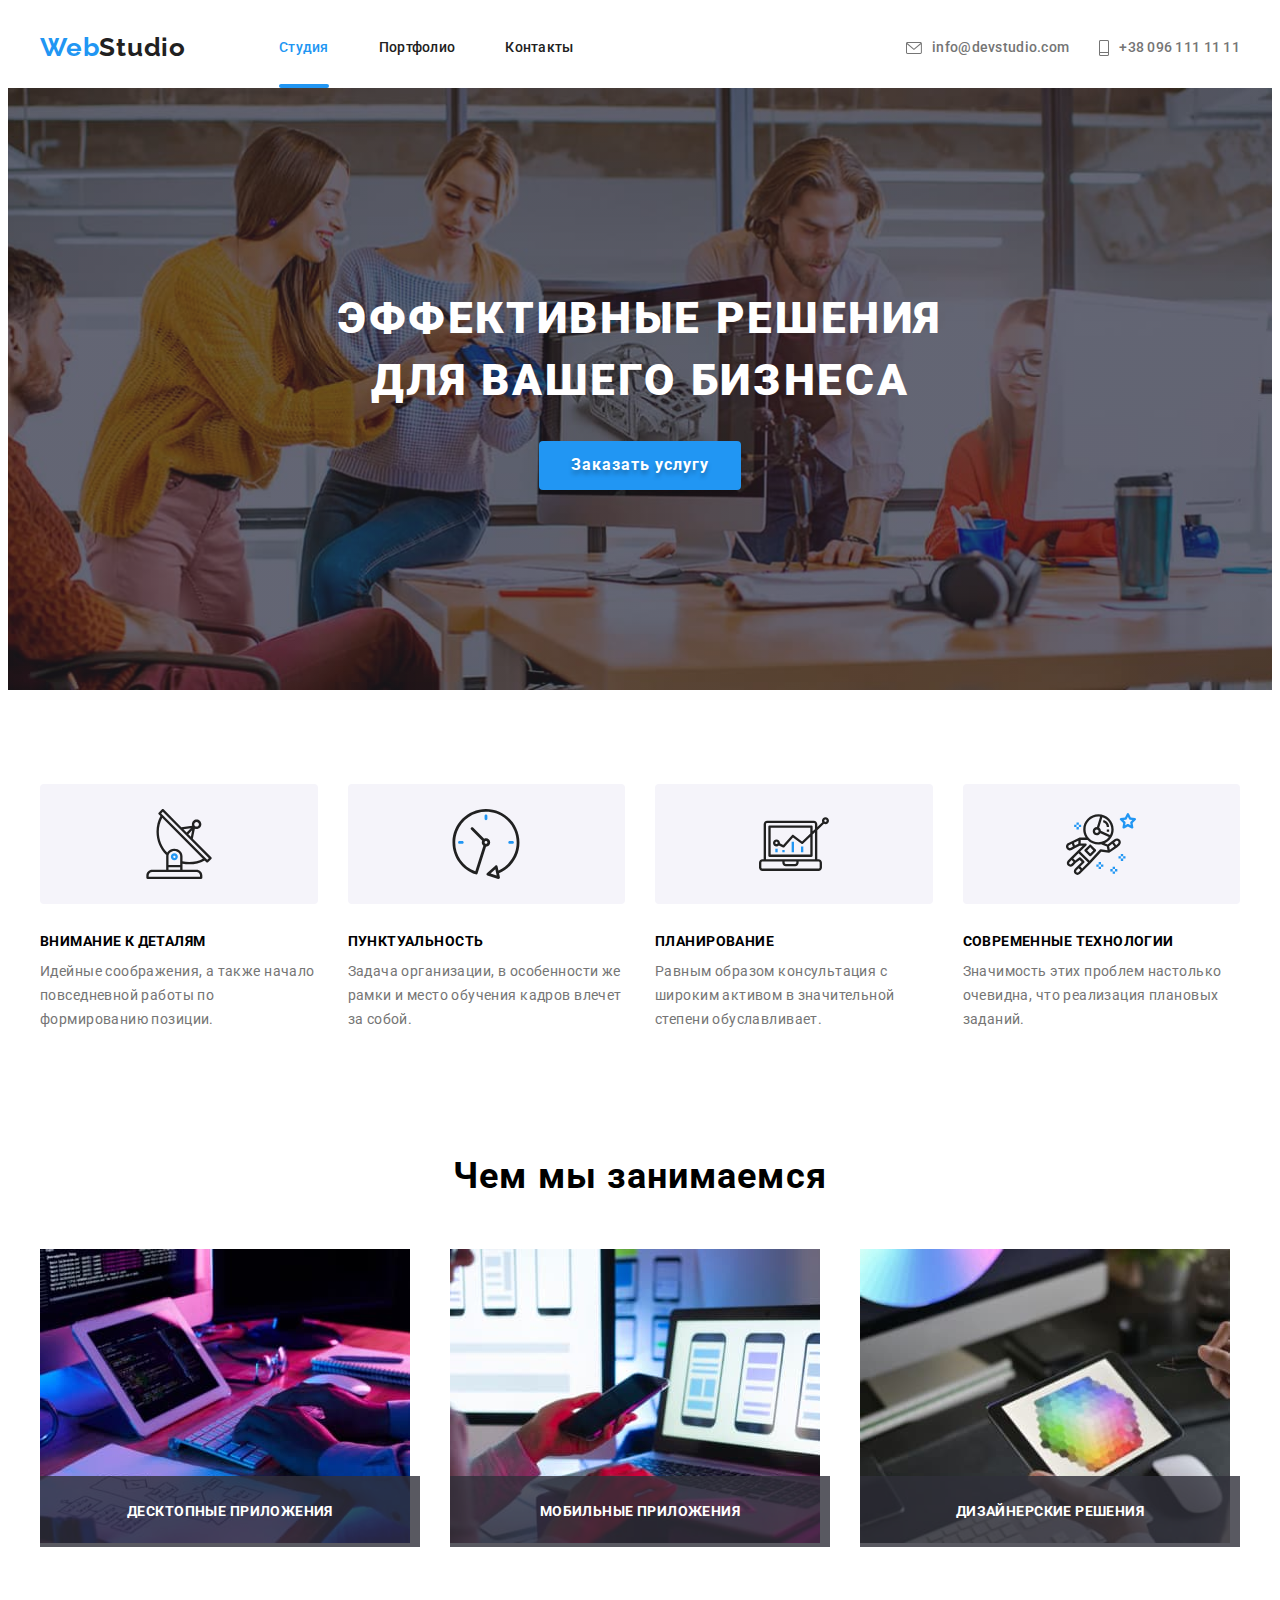
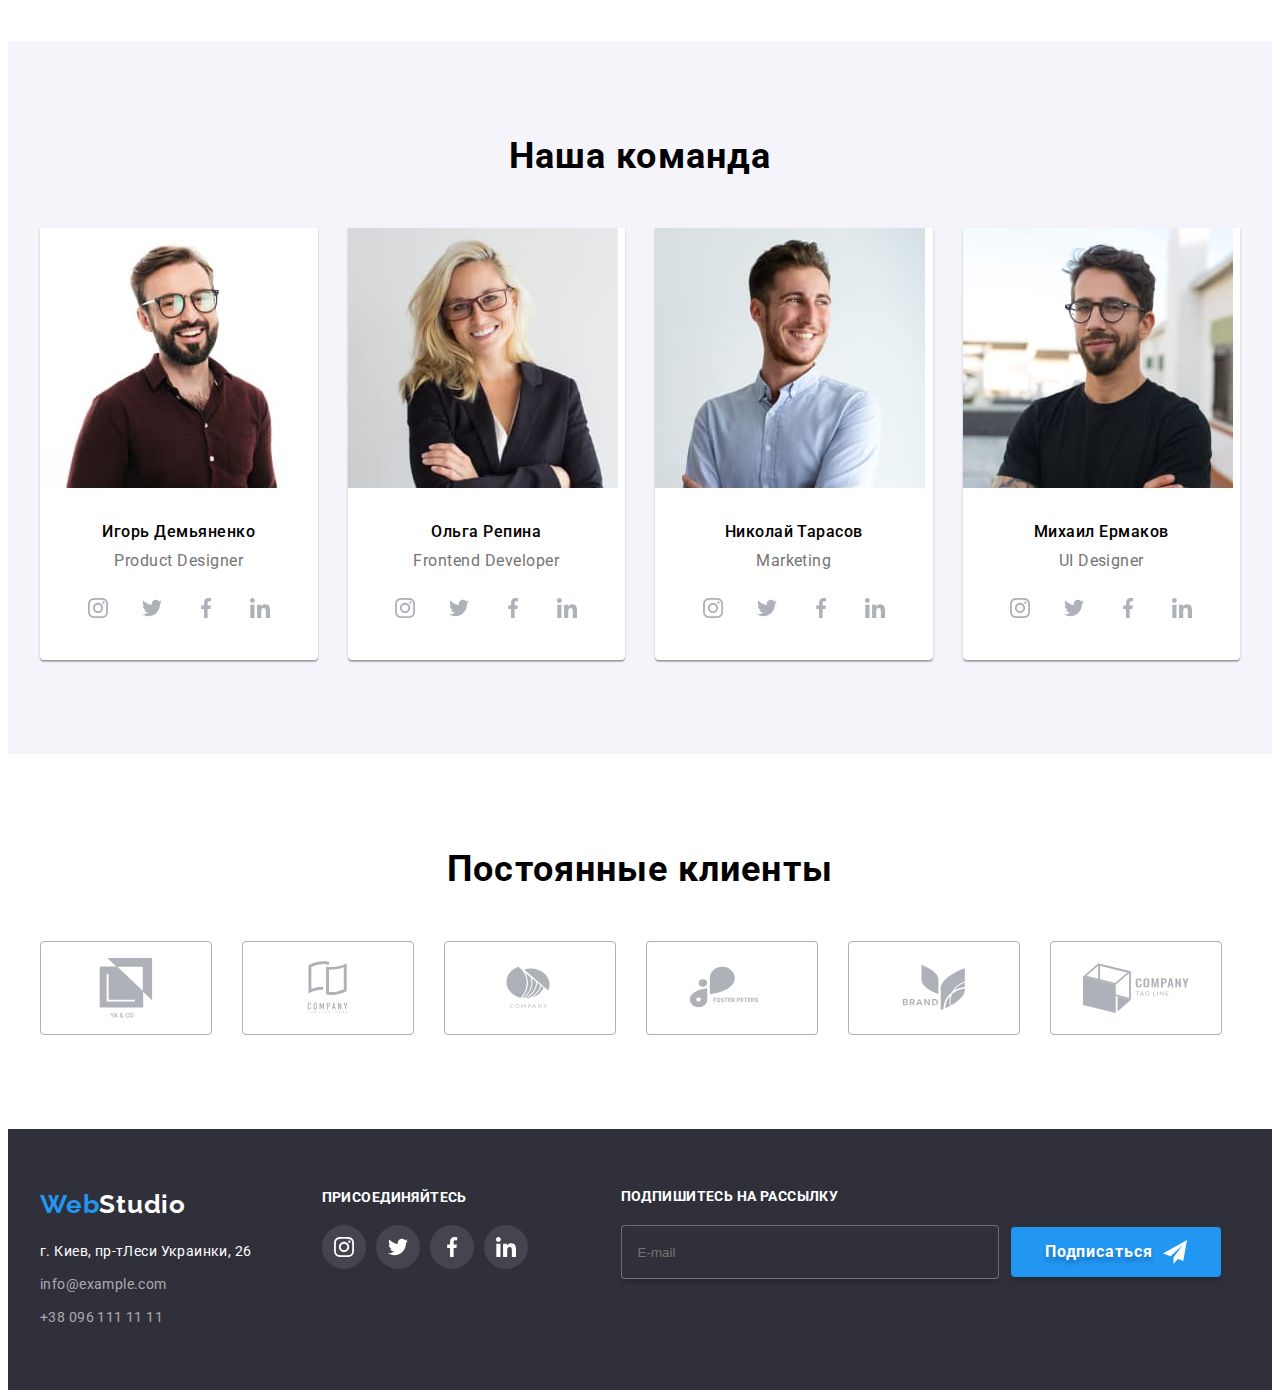
<file: index.html>
<!DOCTYPE html>
<html lang="ru">
<head>
    <meta charset="UTF-8">
    <meta http-equiv="X-UA-Compatible" content="IE=edge">
    <meta name="viewport" content="width=device-width, initial-scale=1.0">
    <link rel="preconnect" href="https://fonts.googleapis.com"> 
    <link rel="preconnect" href="https://fonts.gstatic.com" crossorigin> 
    <link href="https://fonts.googleapis.com/css2?family=Raleway:wght@700&family=Roboto:wght@400;500;700;900&display=swap" rel="stylesheet">
    <link rel="stylesheet" href="https://cdnjs.cloudflare.com/ajax/libs/modern-normalize/1.1.0/modern-normalize.min.css" integrity="sha512-wpPYUAdjBVSE4KJnH1VR1HeZfpl1ub8YT/NKx4PuQ5NmX2tKuGu6U/JRp5y+Y8XG2tV+wKQpNHVUX03MfMFn9Q==" crossorigin="anonymous" referrerpolicy="no-referrer" />
    <link rel="stylesheet" href="./css/main.min.css"> 
    <link rel="stylesheet" href="./css/main.css">    
    <title>Webstudio</title>
</head>
<body> 
    <header class="header">
        <div class="container nav-header"> 
            <a href="./index.html" class="header-logo" ><span class="logo-akcent">Web</span>Studio</a>
            <button type="button" class="mob-menu-button-open">
                <svg class="" width="40" height="40" aria-label="читалка мобильного меню">
                    <use class="icon-mob-menu" href="./images/symbol-defs.svg#icon-menu_mob"></use>
                </svg>
            </button>
            <nav class="header-navigation"> 
                <!-- <button type="button" class="mob-menu-button">
                    <svg class="" width="40" height="40" aria-label="читалка мобильного меню">
                        <use class="icon-mob-menu" href="./images/symbol-defs.svg#icon-menu_mob"></use>
                        <use class="icon-cross" href="./images/symbol-defs.svg#icon-close_mob_menu"></use>
                    </svg>
                </button> -->
                <ul class="header-list">
                    <li class="header-item"><a  href="./index.html" class="header-link current" >Студия</a></li>
                    <li class="header-item"><a href="./portfolio.html" class="header-link">Портфолио</a></li>
                    <li class="header-item"><a href="/" class="header-link">Контакты</a></li>
                </ul>
            </nav>
                <div class="header-connect">
                    <ul class="header-link-second">
                        <li class="header-link-item">
                            <a class="header-link-text " href="emilito:info@devstudio.com">
                            <svg class="header-link-icon" width="16" height="12">
                                <use href="./images/symbol-defs.svg#icon-envelope" ></use>
                            </svg>
                            info@devstudio.com</a></li>
                        <li class="header-link-item">
                            <a class="header-link-tel" href="tel:+380961111111">
                                <svg class="header-link-icon" width="10" height="16">
                                    <use href="./images/symbol-defs.svg#icon-Vector" ></use>
                                </svg>
                            +38 096 111 11 11</a></li>
                    </ul>
                </div>
                <div class="mob-menu is-hidden">
                    <div class="modal-menu-box">
                        <div class="mob-menu-top">
                            <button type="button" class="mob-menu-button">
                                <svg class="mob-menu-cross" width="40" height="40" aria-label="читалка мобильного меню">
                                    <use class="icon-cross" href="./images/symbol-defs.svg#icon-close_mob_menu"></use>
                                </svg>
                            </button>
                            <ul class="mob-list list">
                                <li class="mob-item"><a href="./index.html" class="mob-link current" >Студия</a></li>
                                <li class="mob-item"><a href="./portfolio.html" class="mob-link">Портфолио</a></li>
                                <li class="mob-item"><a href="/" class="mob-link">Контакты</a></li>
                            </ul>
                        </div>
                        <div class="mob-menu-botton">
                            <ul class="mob-link-second list">
                                <li class="mob-link-item">
                                    <a class="mob-link-tel" href="tel:+380961111111">
                                        <!-- <svg class="mob-link-icon" width="10" height="16">
                                            <use href="./images/symbol-defs.svg#icon-Vector" ></use>
                                        </svg> -->
                                    +38 096 111 11 11</a></li>
                                <li class="mob-link-item">
                                    <a class="mob-link-text " href="emilito:info@devstudio.com">
                                    <!-- <svg class="mob-link-icon" width="16" height="12">
                                        <use href="./images/symbol-defs.svg#icon-envelope" ></use>
                                    </svg> -->
                                    info@devstudio.com</a></li>
                            </ul>
                            <ul class="mob-socs list">
                                <li class="mob-socs-item"><a href="" class="mob-socs-link" target="_blank" rel="noopener noreferrer nofollow">Instagram</a><span class="mob-socs-line"></span> </li>
                                <li class="mob-socs-item"><a href="" class="mob-socs-link" target="_blank" rel="noopener noreferrer nofollow">Twitter</a><span class="mob-socs-line"></span> </li>
                                <li class="mob-socs-item"><a href="" class="mob-socs-link" target="_blank" rel="noopener noreferrer nofollow">Facebook</a><span class="mob-socs-line"></span> </li>
                                <li class="mob-socs-item"><a href="" class="mob-socs-link" target="_blank" rel="noopener noreferrer nofollow">LinkedIn</a></li>
                            </ul>
                        </div>
                    </div>
            </div>    
        </div>    
    </header>
    <main>
        <!-- герой -->
            <section class="hero">
                <div class="container">
                    <h1 class="hero-title" >Эффективные решения для вашего бизнеса</h1>
                    <button type="button" class="hero-button button" data-modal-open>Заказать услугу</button>
                </div>
            </section>
        <!-- переваги вебстудії -->
            <section class="benefits section">
                <div class="container">
                    <h2 class="visually-hidden">достоинства вебстудии</h2> 
                    <ul class="benefits-list">
                        <li class="benefits-item">
                            <div class="benefits-box">
                                <svg class="benefits-pictures" width="70" height="70">
                                    <use href="./images/symbol-defs.svg#icon-antenna"></use>
                                </svg>
                            </div>
                            <h3 class="benefits-title">Внимание к деталям</h3>
                            <p class="benefits-text">Идейные соображения, а также начало повседневной работы по формированию позиции.</p>
                        </li>
                        <li class="benefits-item">
                            <div class="benefits-box">
                                <svg class="benefits-pictures" width="70" height="70">
                                    <use href="./images/symbol-defs.svg#icon-clock"></use>
                                </svg>
                            </div>
                            <h3 class="benefits-title">Пунктуальность</h3>
                            <p class="benefits-text">Задача организации, в особенности же рамки и место обучения кадров влечет за собой.</p>
                        </li>
                        <li class="benefits-item">
                            <div class="benefits-box">
                                <svg class="benefits-pictures" width="70" height="70">
                                    <use href="./images/symbol-defs.svg#icon-diagram"></use>
                                </svg>
                            </div>
                            <h3 class="benefits-title">Планирование</h3>
                            <p class="benefits-text">Равным образом консультация с широким активом в значительной степени обуславливает.</p>
                        </li>
                        <li class="benefits-item">
                            <div class="benefits-box">
                                <svg class="benefits-pictures" width="70" height="70">
                                    <use href="./images/symbol-defs.svg#icon-astronaut"></use>
                                </svg>
                            </div>
                            <h3 class="benefits-title">Современные технологии</h3>
                            <p class="benefits-text">Значимость этих проблем настолько очевидна, что реализация плановых заданий.</p>
                        </li>
                    </ul>
                </div>
            </section>
        
        <!-- Чим ми займаємся -->
        <section class="about section-third">
            <div class="container">
                <h2 class="about-title">Чем мы занимаемся</h2>
                <ul class="about-list">
                    <li class="about-list__item">
                        <!-- <div class="about-item-thumb"> -->
                            <picture>
                                <source srcset="
                                ./images/img.jpg 1x,
                                ./images/img@2x.jpg 2x">
                                <img src="./images/img.jpg" alt="верстка" width="370" class="about-list__img" >
                            </picture>
                            <p class="about-list__text">Десктопные приложения</p>
                        <!-- </div> -->
                    </li>
                    <li class="about-list__item">
                        <!-- <div class="about-item-thumb"> -->
                            <picture>
                                <source srcset="
                                ./images/img-2.jpg 1x,
                                ./images/img-2@2x.jpg 2x">
                                <img src="./images/img-2.jpg" alt="дизайн приложения" width="370" class="about-list__img">
                            </picture>
                            <p class="about-list__text">Мобильные приложения</p>
                        <!-- </div> -->
                    </li>
                    <li class="about-list__item">
                        <!-- <div class="about-item-thumb"> -->
                            <picture>
                                <source srcset="
                                ./images/img-3.jpg 1x,
                                ./images/img-3@2x.jpg 2x">
                                <img src="./images/img-3.jpg" alt="подбор цвета" width="370" class="about-list__img">
                            </picture>
                            <p class="about-list__text">Дизайнерские решения</p>
                        <!-- </div> -->
                    </li>
                </ul>
            </div>
        </section>
        <!-- Наша команда -->
        <section class="team section ">
            <div class="container">
                <h2 class="team-title">Наша команда</h2>
                <ul class="team-list">
                    <li class="team-item">
                        <picture>
                            <source srcset="
                            ./images/imgigor.jpg 1x,
                            ./images/imgigor@2x.jpg 2x
                            "media="(min-width:1200px)"> 
                            <source srcset="
                            ./images/imgigor-tab.jpg 1x,
                            ./images/imgigor-tab@2x.jpg 2x
                            "media="(min-width:768px)">
                            <source srcset="
                            ./images/imgigor-mob.jpg 1x,
                            ./images/imgigor-mob@2x.jpg 2x
                            "media="(min-width:480px)">
                            <img src="./images/imgigor.jpg" alt="Игорь Демьяненко"  class="team-img">
                        </picture>
                        <div class="team-text-block">
                            <h3 class="team-title-second">Игорь Демьяненко</h3>
                            <p lang="en" class="team-text">Product Designer</p>
                            <ul class="team-socs">
                                <li class="team-socs-item" > 
                                    <a href="" class="team-socs-link">
                                        <svg class="team-socs-icon" width="20" height="20">
                                            <use href="./images/symbol-defs.svg#icon-instagram"></use>
                                        </svg>
                                    </a> 
                                </li>
                                <li class="team-socs-item">
                                    <a href="" class="team-socs-link" >
                                        <svg class="team-socs-icon" width="20" height="20">
                                            <use href="./images/symbol-defs.svg#icon-twitter"></use>
                                        </svg>
                                    </a> 
                                </li> 
                                <li class="team-socs-item">
                                    <a href="" class="team-socs-link">
                                        <svg class="team-socs-icon" width="20" height="20">
                                            <use href="./images/symbol-defs.svg#icon-facebook"></use>
                                        </svg>
                                    </a> 
                                </li> 
                                <li class="team-socs-item">                                    
                                    <a href=""  class="team-socs-link">
                                        <svg class="team-socs-icon" width="20" height="20">
                                            <use href="./images/symbol-defs.svg#icon-linkedin-"></use>
                                        </svg>
                                    </a> 
                                </li> 
                            </ul>
                        </div>
                    </li>    
                    <li class="team-item">
                        <picture>
                            <source media="(min-width: 1200px)" srcset="
                            ./images/imgolga.jpg 1x,
                            ./images/imgolga@2x.jpg 2x">
                            <source media="(min-width: 768px)" srcset="
                            ./images/imgolga-tab.jpg 1x,
                            ./images/imgolga-tab@2x.jpg 2x">
                            <source media="(min-width: 480px)" srcset="
                            ./images/imgolga-mob.jpg 1x,
                            ./images/imgolga-mob@2x.jpg 2x">
                            <img src="./images/imgolga.jpg" alt="Ольга Репина" class="team-img">
                        </picture>

                        <div class="team-text-block">
                            <h3 class="team-title-second">Ольга Репина</h3>
                            <p lang="en" class="team-text">Frontend Developer</p>
                            <ul class="team-socs">
                                <li class="team-socs-item" > 
                                    <a href="" class="team-socs-link">
                                        <svg class="team-socs-icon" width="20" height="20">
                                            <use href="./images/symbol-defs.svg#icon-instagram"></use>
                                        </svg>
                                    </a> 
                                </li>
                                <li class="team-socs-item">
                                    <a href="" class="team-socs-link">
                                        <svg class="team-socs-icon" width="20" height="20">
                                            <use href="./images/symbol-defs.svg#icon-twitter"></use>
                                        </svg>
                                    </a> 
                                </li> 
                                <li class="team-socs-item" >
                                    <a href=""  class="team-socs-link">
                                        <svg class="team-socs-icon" width="20" height="20">
                                            <use href="./images/symbol-defs.svg#icon-facebook"></use>
                                        </svg>
                                    </a> 
                                </li> 
                                <li class="team-socs-item">                                    
                                    <a href=""  class="team-socs-link">
                                        <svg class="team-socs-icon" width="20" height="20">
                                            <use href="./images/symbol-defs.svg#icon-linkedin-"></use>
                                        </svg>
                                    </a> 
                                </li> 
                            </ul>
                        </div>
                    </li>    
                    <li class="team-item">

                        <picture>
                            <source media="(min-width: 1200px)" srcset="
                            ./images/imgnik.jpg 1x,
                            ./images/imgnik@2x.jpg 2x">
                            <source media="(min-width: 768px)" srcset="
                            ./images/imgnik-tab.jpg 1x,
                            ./images/imgnik-tab@2x.jpg 2x">
                            <source media="(min-width: 480px)" srcset="
                            ./images/imgnik-mob.jpg 1x,
                            ./images/imgnik-mob@2x.jpg 2x">
                            <img src="./images/imgnik.jpg" alt="Николай Тарасов" class="team-img">
                        </picture>
                        <div class="team-text-block">
                            <h3 class="team-title-second">Николай Тарасов</h3>
                            <p lang="en" class="team-text">Marketing</p>
                            <ul class="team-socs">
                                <li class="team-socs-item" > 
                                    <a href=""  class="team-socs-link">
                                        <svg class="team-socs-icon" width="20" height="20">
                                            <use href="./images/symbol-defs.svg#icon-instagram"></use>
                                        </svg>
                                    </a> 
                                </li>
                                <li class="team-socs-item">
                                    <a href=""  class="team-socs-link" >
                                        <svg class="team-socs-icon" width="20" height="20">
                                            <use href="./images/symbol-defs.svg#icon-twitter"></use>
                                        </svg>
                                    </a> 
                                </li> 
                                <li class="team-socs-item">
                                    <a href=""  class="team-socs-link">
                                        <svg class="team-socs-icon" width="20" height="20">
                                            <use href="./images/symbol-defs.svg#icon-facebook"></use>
                                        </svg>
                                    </a> 
                                </li> 
                                <li class="team-socs-item">                                    
                                    <a href=""  class="team-socs-link">
                                        <svg class="team-socs-icon" width="20" height="20">
                                            <use href="./images/symbol-defs.svg#icon-linkedin-"></use>
                                        </svg>
                                    </a> 
                                </li> 
                            </ul>
                        </div>
                    </li>    
                    <li class="team-item">
                        <picture>
                            <source media="(min-width: 1200px)" srcset="
                            ./images/imgmik.jpg 1x,
                            ./images/imgmik@2x.jpg 2x">
                            <source media="(min-width: 768px)" srcset="
                            ./images/imgmik-tab.jpg 1x,
                            ./images/imgmik-tab@2x.jpg 2x">
                            <source media="(min-width: 480px)" srcset="
                            ./images/imgmik-mob.jpg 1x,
                            ./images/imgmik-mob@2x.jpg 2x">
                            <img src="./images/imgmik.jpg" alt="Михаил Ермаков" class="team-img">
                        </picture>
                        <div class="team-text-block">
                            <h3 class="team-title-second">Михаил Ермаков</h3>
                            <p lang="en" class="team-text">UI Designer</p>
                            <ul class="team-socs">
                                <li class="team-socs-item" > 
                                    <a href=""  class="team-socs-link">
                                        <svg class="team-socs-icon" width="20" height="20">
                                            <use href="./images/symbol-defs.svg#icon-instagram"></use>
                                        </svg>
                                    </a> 
                                </li>
                                <li class="team-socs-item">
                                    <a href=""  class="team-socs-link">
                                        <svg class="team-socs-icon" width="20" height="20">
                                            <use href="./images/symbol-defs.svg#icon-twitter"></use>
                                        </svg>
                                    </a> 
                                </li> 
                                <li class="team-socs-item">
                                    <a href=""  class="team-socs-link">
                                        <svg class="team-socs-icon" width="20" height="20">
                                            <use href="./images/symbol-defs.svg#icon-facebook"></use>
                                        </svg>
                                    </a> 
                                </li> 
                                <li class="team-socs-item">                                    
                                    <a href=""  class="team-socs-link" >
                                        <svg class="team-socs-icon" width="20" height="20">
                                            <use href="./images/symbol-defs.svg#icon-linkedin-"></use>
                                        </svg>
                                    </a> 
                                </li> 
                            </ul>
                        </div>
                    </li>    
                </ul>
            </div>
        </section>
        <section class="client section ">
            <div class="container">
                <h3 class="client-title">Постоянные клиенты</h3>
                <ul class="client-list">
                    <li class="client-list__item">
                        <a href=""  class="client-list__link">
                            <svg class="client-list__icon" Width="106" height="60">
                                <use href="./images/symbol-defs.svg#icon-logo6"></use>
                            </svg>
                        </a>
                    </li>
                    <li class="client-list__item">
                        <a href=""  class="client-list__link">
                            <svg class="client-list-icon" Width="106" height="60">
                                <use href="./images/symbol-defs.svg#icon-Logo2"></use>
                            </svg>
                        </a>
                    </li>
                    <li class="client-list__item">
                        <a href=""  class="client-list__link">
                            <svg class="client-list__icon" Width="106" height="60">
                                <use href="./images/symbol-defs.svg#icon-Logo1"></use>
                            </svg>
                        </a>
                    </li>
                    <li class="client-list__item">
                        <a href=""  class="client-list__link">
                            <svg class="client-list__icon" Width="106" height="60">
                                <use href="./images/symbol-defs.svg#icon-Logo3"></use>
                            </svg>
                        </a>
                    </li>
                    <li class="client-list__item">
                        <a href=""  class="client-list__link">
                            <svg class="client-list__icon" Width="106" height="60">
                                <use href="./images/symbol-defs.svg#icon-Logo4"></use>
                            </svg>
                        </a>
                    </li>
                    <li class="client-list__item">
                        <a href=""  class="client-list__link">
                            <svg class="client-list__icon" Width="106" height="60">
                                <use href="./images/symbol-defs.svg#icon-logo5"></use>
                            </svg>
                        </a>
                    </li>
                </ul>
            </div>
        </section>
    </main>
    <!-- Підвал -->
    <footer class="footer section-second">
        <address>
            <div class="address container">
                <div class="footer-cordenats">
                    <a class="footer-logo" href="/"><span class="logo-akcent">Web</span>Studio</a>
                    <ul class="footer-list">
                        <li class="footer-item"><a href="https://bit.ly/3pXMvUd" target="_blank" rel="noopener, noindex, nofollow" class="footer-address">г. Киев, пр-тЛеси Украинки, 26</a> </li>
                        <li class="footer-item"><a  href="mailto:info@devstudio.com" class="footer-link">info@example.com</a> </li>
                        <li class="footer-item"><a href="tel:+380961111111" class="footer-tel">+38 096 111 11 11</a> </li>
                    </ul>
                </div>
                <div class="footer-conect">
                    <h4 class="conect-title">присоединяйтесь</h4>
                    <ul class="conect-list">
                        <li class="conect-item">
                            <a href=""  class="footer-link-icon">
                                <svg class="footer-icon" width="20" height="20">
                                    <use href="./images/symbol-defs.svg#icon-instagram"></use>
                                </svg>
                            </a>
                        </li>
                        <li class="conect-item">
                            <a href=""  class="footer-link-icon">
                                <svg class="footer-icon" width="20" height="20">
                                    <use href="./images/symbol-defs.svg#icon-twitter"></use>
                                </svg>
                            </a>
                        </li>
                        <li class="conect-item">
                            <a href=""  class="footer-link-icon">
                                <svg class="footer-icon" width="20" height="20">
                                    <use href="./images/symbol-defs.svg#icon-facebook"></use>
                                </svg>
                            </a>
                        </li>
                        <li class="conect-item">
                            <a href=""  class="footer-link-icon">
                                <svg class="footer-icon" width="20" height="20">
                                    <use href="./images/symbol-defs.svg#icon-linkedin-"></use>
                                </svg>
                            </a>
                        </li>
                    </ul>
                </div>
                <div class="footer-subscription">
                    <p class="footer-subscription-title">Подпишитесь на рассылку</p>
                    <form class="footer-subscription-form" action="">
                        <input class="footer-subscription-mail" type="email" placeholder="E-mail">
                        <button class="footer-subscription-btn" type="submit">Подписаться
                            <svg class="footer-icon-send" width="24" height="24">
                                <use href="./images/symbol-defs.svg#icon-send"></use>
                            </svg>
                        </button>
                    </form>
                </div>
            </div>
        </address>
    </footer>
    <div class="backdrop is-hidden" data-modal>
        <div class="modal">
            <button type="button" class="icon-close-btn" data-modal-close>
                <svg class="icon-close" width="11" height="11">
                    <use href="./images/symbol-defs.svg#icon-close"></use>
                </svg>
            </button>
            <p class="modal-title">Оставьте свои данные, мы вам перезвоним</p>
            <form>
                <label class="modal-label" for="user-name">Имя</label>
                <div class="modal-field">
                    <input type="text" name="user-name" id="user-name" class="modal-input">
                    <span class="modal-icon">
                        <svg class="icon-person" width="18" height="18">
                            <use href="./images/symbol-defs.svg#icon-person"></use>
                        </svg>
                    </span>
                </div>
                <label class="modal-label" for="tel">Телефон</label>
                <div class="modal-field">
                    <input type="tel" name="tel" id="tel" class="modal-input">
                    <span class="modal-icon">
                        <svg class="icon-phone" width="18" height="18">
                            <use href="./images/symbol-defs.svg#icon-phone"></use>
                        </svg>
                    </span>
                </div>
                <label class="modal-label" for="email">Почта</label>
                <div class="modal-field">
                    <input type="email" name="email" id="email" class="modal-input">
                    <span class="modal-icon">
                        <svg class="icon-email" width="18" height="18">
                            <use href="./images/symbol-defs.svg#icon-email"></use>
                        </svg>
                    </span>
                </div>
                <div class="modal-field-commit">
                    <label class="modal-label" for="commit">Комментарий</label>
                    <textarea name="commit" id="commit" placeholder="Введите текст" class="modal-text-area"></textarea>
                </div>
                <div class="modal-field-check">
                    <input type="checkbox" name="input-check" id="input-check" value="input-check" class="modal-input-check">
                    <label class="modal-chekc-lable" for="input-check">Соглашаюсь с рассылкой и принимаю <a class="modal-link" href="">Условия договора</a></label>
                </div>
                <div class="modal-btn-box">
                    <button type="submit" class="modal-btn">Отправить</button>
                </div>
            </form>
        </div>
    </div>
    <script src="./js/modal.js"></script>
    <script src="./js/menu.js"></script>
</body>
</html>
</file>
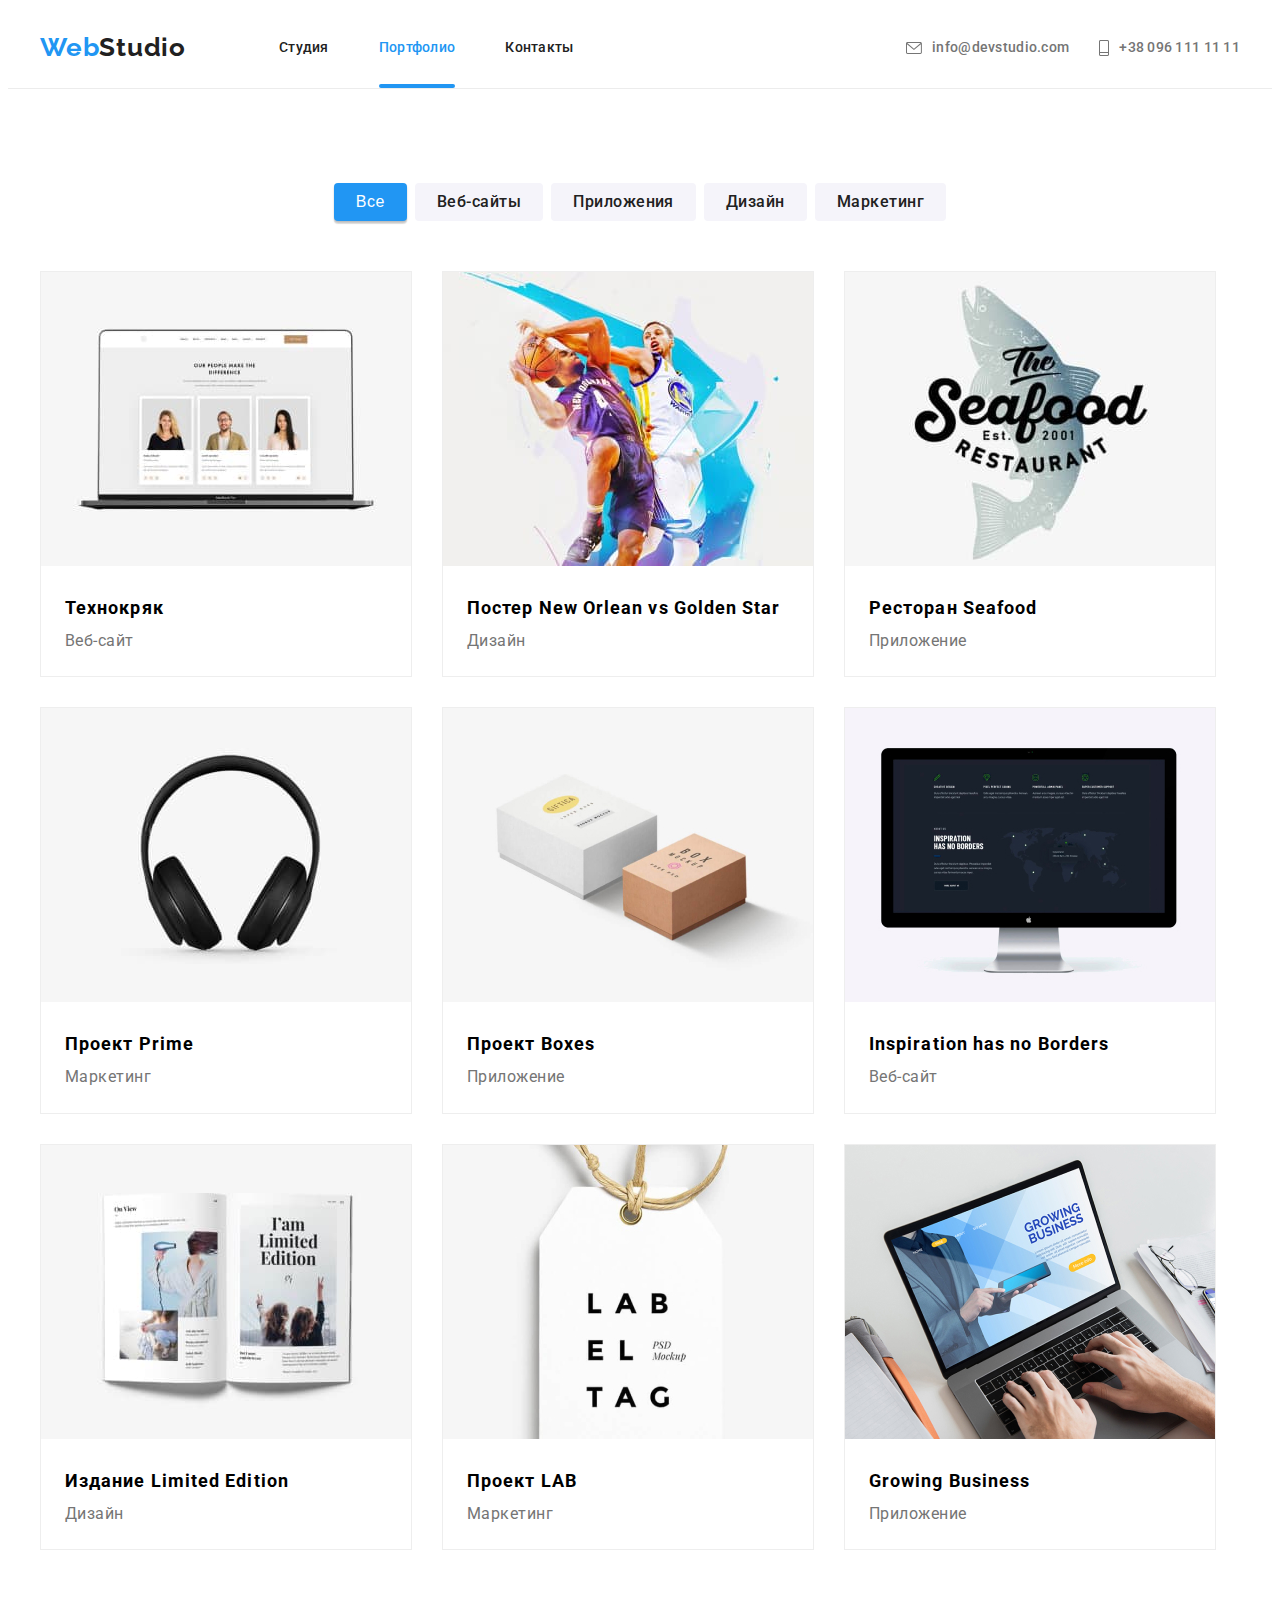
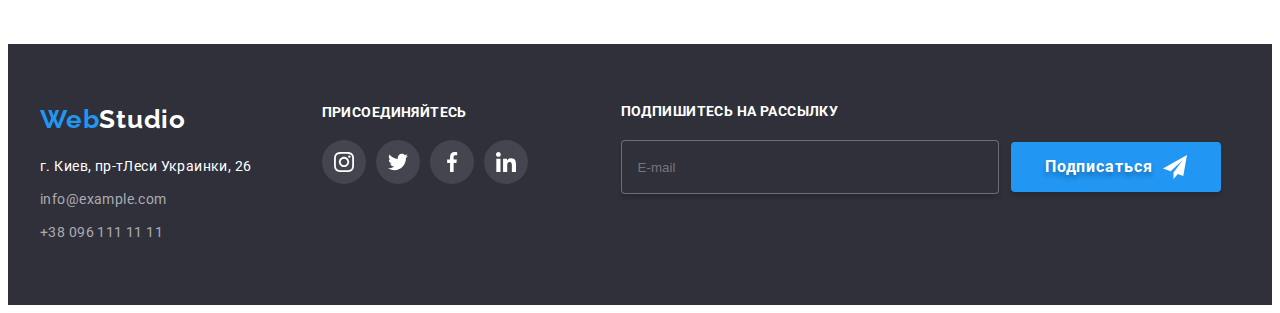
<file: portfolio.html>
<!DOCTYPE html>
<html lang="ru">
<head>
    <meta charset="UTF-8">
    <meta http-equiv="X-UA-Compatible" content="IE=edge">
    <meta name="viewport" content="width=device-width, initial-scale=1.0">
    <link rel="preconnect" href="https://fonts.googleapis.com"> 
    <link rel="preconnect" href="https://fonts.gstatic.com" crossorigin> 
    <link href="https://fonts.googleapis.com/css2?family=Raleway:wght@700&family=Roboto:wght@400;500;700;900&display=swap" rel="stylesheet">
    <link rel="stylesheet" href="https://cdnjs.cloudflare.com/ajax/libs/modern-normalize/1.1.0/modern-normalize.min.css" integrity="sha512-wpPYUAdjBVSE4KJnH1VR1HeZfpl1ub8YT/NKx4PuQ5NmX2tKuGu6U/JRp5y+Y8XG2tV+wKQpNHVUX03MfMFn9Q==" crossorigin="anonymous" referrerpolicy="no-referrer" />
    <link rel="stylesheet" href="./css/main.min.css"> 
    <link rel="stylesheet" href="./css/main.css"> 
    <title>Portfolio</title>
</head>
<body>
    <header class="header-portfolio">
        <div class="container nav-header">
            <a href="./index.html" class="header-logo-portfolio"><span class="logo-akcent-portfolio">Web</span>Studio</a>
            <button type="button" class="mob-menu-button-open">
                <svg class="" width="40" height="40" aria-label="читалка мобильного меню">
                    <use class="icon-mob-menu" href="./images/symbol-defs.svg#icon-menu_mob"></use>
                </svg>
            </button>
            <nav class="header-navigation">    
                <ul class="header-list">
                    <li class="header-item"><a href="./index.html" class="header-link-portfolio">Студия</a></li>
                    <li class="header-item"><a href="./portfolio.html" class="header-link-portfolio current ">Портфолио</a></li>
                    <li class="header-item"><a href="/" class="header-link-portfolio">Контакты</a></li>
                </ul>
            </nav>
                <div class="header-connect">
                    <ul class="header-link-second">
                        <li><a class="header-link-text-portfolio" href="emilito:info@devstudio.com">
                            <svg class="header-link-icon" width="16" height="12">
                                <use href="./images/symbol-defs.svg#icon-envelope" ></use>
                            </svg>
                            info@devstudio.com</a></li>
                        <li><a class="header-tel-portfolio" href="tel:+380961111111">
                            <svg class="header-link-icon" width="10" height="16">
                                <use href="./images/symbol-defs.svg#icon-Vector" ></use>
                            </svg>
                            +38 096 111 11 11</a></li>
                    </ul>
                </div>
                <div class="mob-menu is-hidden">
                    <div class="modal-menu-box">
                        <div class="mob-menu-top">
                            <button type="button" class="mob-menu-button">
                                <svg class="mob-menu-cross" width="40" height="40" aria-label="читалка мобильного меню">
                                    <use class="icon-cross" href="./images/symbol-defs.svg#icon-close_mob_menu"></use>
                                </svg>
                            </button>
                            <ul class="mob-list list">
                                <li class="mob-item"><a  href="./index.html" class="mob-link" >Студия</a></li>
                                <li class="mob-item"><a href="./portfolio.html" class="mob-link current">Портфолио</a></li>
                                <li class="mob-item"><a href="/" class="mob-link">Контакты</a></li>
                            </ul>
                        </div>
                        <div class="mob-menu-botton">
                            <ul class="mob-link-second list">
                                <li class="mob-link-item">
                                    <a class="mob-link-tel" href="tel:+380961111111">
                                        <!-- <svg class="mob-link-icon" width="10" height="16">
                                            <use href="./images/symbol-defs.svg#icon-Vector" ></use>
                                        </svg> -->
                                    +38 096 111 11 11</a></li>
                                <li class="mob-link-item">
                                    <a class="mob-link-text " href="emilito:info@devstudio.com">
                                    <!-- <svg class="mob-link-icon" width="16" height="12">
                                        <use href="./images/symbol-defs.svg#icon-envelope" ></use>
                                    </svg> -->
                                    info@devstudio.com</a></li>
                            </ul>
                            <ul class="mob-socs list">
                                <li class="mob-socs-item"><a href="" class="mob-socs-link" target="_blank" rel="noopener noreferrer nofollow">Instagram</a><span class="mob-socs-line"></span> </li>
                                <li class="mob-socs-item"><a href="" class="mob-socs-link" target="_blank" rel="noopener noreferrer nofollow">Twitter</a><span class="mob-socs-line"></span> </li>
                                <li class="mob-socs-item"><a href="" class="mob-socs-link" target="_blank" rel="noopener noreferrer nofollow">Facebook</a><span class="mob-socs-line"></span> </li>
                                <li class="mob-socs-item"><a href="" class="mob-socs-link" target="_blank" rel="noopener noreferrer nofollow">LinkedIn</a></li>
                            </ul>
                        </div>
                    </div>
                </div>
    </header>
        <!-- радіокнопки портфоліо -->
    <main>
        <section class="portfolio-block section">
            <div class="container">
                <ul class="button-portfolio-list">
                    <li class="portfolio-button-item"><button type="button" class="hero-button-portfolio-acent button">Все</button></li>
                    <li class="portfolio-button-item"><button type="button" class="hero-button-portfolio button">Веб-сайты</button></li>
                    <li class="portfolio-button-item"><button type="button" class="hero-button-portfolio button">Приложения</button></li>
                    <li class="portfolio-button-item"><button type="button" class="hero-button-portfolio button">Дизайн</button></li>
                    <li class="portfolio-button-item"><button type="button" class="hero-button-portfolio button">Маркетинг</button></li>
                </ul>
                <ul class="portfolio-list">
                    <li class="portfolio-list-item">
                        <div class="portfolio-wrap">
                            <picture>
                                <source media="(min-width: 1200px)" srcset="
                                ./imagesportfolio/tex.jpg 1x,
                                ./imagesportfolio/tex@2x.jpg 2x">
                                <source media="(min-width: 768px)" srcset="
                                ./imagesportfolio/tex-tab.jpg 1x,
                                ./imagesportfolio/tex-tab@2x.jpg 2x">
                                <source media="(min-width: 480px)" srcset="
                                ./imagesportfolio/tex-mob.jpg 1x,
                                ./imagesportfolio/tex-mob@2x.jpg 2x">
                                <img src="./imagesportfolio/tex.jpg" alt="Веб-сайт"/>
                            </picture>
                            <p class="portfolio-top-text">Ресурс предлагает комплексные предложения с разным уровнем функционала и сервисов. Все это позволит посетителю получить исчерпывающие сведения о компании или частном лице.</p>
                        </div>
                        <div class="portfolio-text-block">
                            <h3 class="portfolio-title">Технокряк</h3>
                            <p class="portfolio-text">Веб-сайт</p>
                        </div>
                    </li>
                    <li class="portfolio-list-item">
                        <picture>
                            <source media="(min-width: 1200px)" srcset="
                            ./imagesportfolio/poster.jpg 1x,
                            ./imagesportfolio/poster@2x.jpg 2x">
                            <source media="(min-width: 768px)" srcset="
                            ./imagesportfolio/poster-tab.jpg 1x,
                            ./imagesportfolio/poster-tab@2x.jpg 2x">
                            <source media="(min-width: 480px)" srcset="
                            ./imagesportfolio/poster-mob.jpg 1x,
                            ./imagesportfolio/poster-mob@2x.jpg 2x">
                            <img src="./imagesportfolio/poster.jpg" alt="Волейбол"/>
                        </picture>
                        <div class="portfolio-text-block">
                            <h3 class="portfolio-title ">Постер <span lang="en">New Orlean vs Golden Star</span></h3>
                            <p class="portfolio-text">Дизайн</p>
                        </div>
                    </li>
                    <li class="portfolio-list-item">
                        <picture class="portfolio-pictures">
                            <source media="(min-width: 1200px)" srcset="
                            ./imagesportfolio/sea.jpg 1x,
                            ./imagesportfolio/sea@2x.jpg 2x">
                            <source media="(min-width: 768px)" srcset="
                            ./imagesportfolio/sea-tab.jpg 1x,
                            ./imagesportfolio/sea-tab@2x.jpg 2x">
                            <source media="(min-width: 480px)" srcset="
                            ./imagesportfolio/sea-mob.jpg 1x,
                            ./imagesportfolio/sea-mob@2x.jpg 2x">
                            <img src="./imagesportfolio/sea.jpg" alt="Риба"/>
                        </picture>
                        <div class="portfolio-text-block">
                            <h3 class="portfolio-title">Ресторан <span lang="en">Seafood</span></h3>
                            <p class="portfolio-text">Приложение</p>
                        </div>
                    </li>
                    <li class="portfolio-list-item">
                        <picture>
                            <source media="(min-width: 1200px)" srcset="
                            ./imagesportfolio/prime.jpg 1x,
                            ./imagesportfolio/prime@2x.jpg 2x">
                            <source media="(min-width: 768px)" srcset="
                            ./imagesportfolio/prime-tab.jpg 1x,
                            ./imagesportfolio/prime-tab@2x.jpg 2x">
                            <source media="(min-width: 480px)" srcset="
                            ./imagesportfolio/prime-mob.jpg 1x,
                            ./imagesportfolio/prime-mob@2x.jpg 2x">
                            <img src="./imagesportfolio/prime.jpg" alt="Навушники"/>
                        </picture>
                        <div class="portfolio-text-block">
                            <h3 class="portfolio-title">Проект <span lang="en">Prime</span></h3>
                            <p class="portfolio-text">Маркетинг</p>
                        </div>
                    </li>
                    <li class="portfolio-list-item">
                        <picture>
                            <source media="(min-width: 1200px)" srcset="
                            ./imagesportfolio/boxes.jpg 1x,
                            ./imagesportfolio/boxes@2x.jpg 2x">
                            <source media="(min-width: 768px)" srcset="
                            ./imagesportfolio/boxes-tab.jpg 1x,
                            ./imagesportfolio/boxes-tab@2x.jpg 2x">
                            <source media="(min-width: 480px)" srcset="
                            ./imagesportfolio/boxes-mob.jpg 1x,
                            ./imagesportfolio/boxes-mob@2x.jpg 2x">
                            <img src="./imagesportfolio/boxes.jpg" alt="дві коробки"/>
                        </picture>
                        <div class="portfolio-text-block">
                            <h3 class="portfolio-title">Проект <span lang="en">Boxes</span></h3>
                            <p class="portfolio-text">Приложение</p>
                        </div>
                    </li>
                    <li class="portfolio-list-item">
                        <picture>
                            <source media="(min-width: 1200px)" srcset="
                            ./imagesportfolio/inspiration.jpg 1x,
                            ./imagesportfolio/inspiration@2x.jpg 2x">
                            <source media="(min-width: 768px)" srcset="
                            ./imagesportfolio/inspiration-tab.jpg 1x,
                            ./imagesportfolio/inspiration-tab@2x.jpg 2x">
                            <source media="(min-width: 480px)" srcset="
                            ./imagesportfolio/inspiration-mob.jpg 1x,
                            ./imagesportfolio/inspiration-mob@2x.jpg 2x">
                            <img src="./imagesportfolio/inspiration.jpg" alt="монітор"/>
                        </picture>
                        <div class="portfolio-text-block">
                            <h3  class="portfolio-title" lang="en">Inspiration has no Borders</h3>
                            <p class="portfolio-text">Веб-сайт</p>
                        </div>
                    </li>
                    <li class="portfolio-list-item">
                        <picture>
                            <source media="(min-width: 1200px)" srcset="
                            ./imagesportfolio/book.jpg 1x,
                            ./imagesportfolio/book@2x.jpg 2x">
                            <source media="(min-width: 768px)" srcset="
                            ./imagesportfolio/book-tab.jpg 1x,
                            ./imagesportfolio/book-tab@2x.jpg 2x">
                            <source media="(min-width: 480px)" srcset="
                            ./imagesportfolio/book-mob.jpg 1x,
                            ./imagesportfolio/book-mob@2x.jpg 2x">
                            <img src="./imagesportfolio/book.jpg" alt="книга"/>
                        </picture>
                        <div class="portfolio-text-block">
                            <h3 class="portfolio-title">Издание <span lang="en">Limited Edition</span></h3>
                            <p class="portfolio-text">Дизайн</p>
                        </div>
                    </li>
                    <li class="portfolio-list-item">
                        <picture>
                            <source media="(min-width: 1200px)" srcset="
                            ./imagesportfolio/lab.jpg 1x,
                            ./imagesportfolio/lab@2x.jpg 2x">
                            <source media="(min-width: 768px)" srcset="
                            ./imagesportfolio/lab-tab.jpg 1x,
                            ./imagesportfolio/lab-tab@2x.jpg 2x">
                            <source media="(min-width: 480px)" srcset="
                            ./imagesportfolio/lab-mob.jpg 1x,
                            ./imagesportfolio/lab-mob@2x.jpg 2x">
                            <img src="./imagesportfolio/lab.jpg" alt="бірка"/>
                        </picture>
                        <div class="portfolio-text-block">
                            <h3 class="portfolio-title">Проект <span lang="en">LAB</span></h3>
                            <p class="portfolio-text">Маркетинг</p>
                        </div>
                    </li>
                    <li class="portfolio-list-item">
                        <picture>
                            <source media="(min-width: 1200px)" srcset="
                            ./imagesportfolio/lap.jpg 1x,
                            ./imagesportfolio/lap@2x.jpg 2x">
                            <source media="(min-width: 768px)" srcset="
                            ./imagesportfolio/lap-tab.jpg 1x,
                            ./imagesportfolio/lap-tab@2x.jpg 2x">
                            <source media="(min-width: 480px)" srcset="
                            ./imagesportfolio/lap-mob.jpg 1x,
                            ./imagesportfolio/lap-mob@2x.jpg 2x">
                            <img src="./imagesportfolio/lap.jpg" alt="ноутбук"/>
                        </picture>
                        <div class="portfolio-text-block">
                            <h3 class="portfolio-title" lang="en">Growing Business</h3>
                            <p class="portfolio-text">Приложение</p>
                        </div>
                    </li>
                </ul>
            </div>
        </section>
    </main>
    <!-- підвал портфоліо -->
    <footer class="footer section-second">
        <address>
            <div class="address container">
                <div class="footer-cordenats">
                    <a class="footer-logo" href="/"><span class="logo-akcent">Web</span>Studio</a>
                    <ul class="footer-list">
                        <li class="footer-item"><a href="https://bit.ly/3pXMvUd" target="_blank" rel="noopener, noindex, nofollow" class="footer-address">г. Киев, пр-тЛеси Украинки, 26</a> </li>
                        <li class="footer-item"><a  href="mailto:info@devstudio.com" class="footer-link">info@example.com</a> </li>
                        <li class="footer-item"><a href="tel:+380961111111" class="footer-tel">+38 096 111 11 11</a> </li>
                    </ul>
                </div>
                <div class="footer-conect">
                    <h4 class="conect-title">присоединяйтесь</h4>
                    <ul class="conect-list">
                        <li class="conect-item">
                            <a class="footer-link-icon" href="">
                                <svg class="footer-icon" width="20" height="20">
                                    <use href="./images/symbol-defs.svg#icon-instagram"></use>
                                </svg>
                            </a>
                        </li>
                        <li class="conect-item">
                            <a class="footer-link-icon" href="">
                                <svg class="footer-icon" width="20" height="20">
                                    <use href="./images/symbol-defs.svg#icon-twitter"></use>
                                </svg>
                            </a>
                        </li>
                        <li class="conect-item">
                            <a class="footer-link-icon" href="">
                                <svg class="footer-icon" width="20" height="20">
                                    <use href="./images/symbol-defs.svg#icon-facebook"></use>
                                </svg>
                            </a>
                        </li>
                        <li class="conect-item">
                            <a class="footer-link-icon" href="">
                                <svg class="footer-icon" width="20" height="20">
                                    <use href="./images/symbol-defs.svg#icon-linkedin-"></use>
                                </svg>
                            </a>
                        </li>
                    </ul>
                </div>
                <div class="footer-subscription">
                    <p class="footer-subscription-title">Подпишитесь на рассылку</p>
                    <form class="footer-subscription-form" action="">
                        <input class="footer-subscription-mail" type="email" placeholder="E-mail">
                        <button class="footer-subscription-btn" type="submit">Подписаться
                            <svg class="footer-icon-send" width="24" height="24">
                                <use href="./images/symbol-defs.svg#icon-send"></use>
                            </svg>
                        </button>
                    </form>
                </div>
            </div>
        </address>
    </footer>

    <script src="./js/menu.js"></script>
</body>
</html>
</file>
<file: css/main.css>
p,
h1,
h2,
h3,
h4 {
  margin: 0;
}

ul, ol {
  padding-left: 0;
  margin: 0;
}

.button {
  border: transparent;
}

body {
  font-family: "Roboto", Tahoma, sans-serif;
}

.container {
  width: 100%;
  padding-left: 15px;
  padding-right: 15px;
  margin: 0 auto;
}
@media screen and (min-width: 480px) {
  .container {
    max-width: 480px;
  }
}
@media screen and (min-width: 768px) {
  .container {
    max-width: 768px;
  }
}
@media screen and (min-width: 1200px) {
  .container {
    max-width: 1200px;
  }
}

.modal {
  padding-top: 40px;
  padding-right: 40px;
  padding-bottom: 40px;
  padding-left: 40px;
  width: 528px;
  min-height: 581px;
  position: absolute;
  background-color: rgb(255, 255, 255);
  border-radius: 4px;
  top: 50%;
  left: 50%;
  transform: translate(-50%, -50%) scale(1);
  transition: transform var(--timing-function-trasition), opacity var(--timing-function-trasition), visibility var(--timing-function-trasition);
  opacity: 1;
}
@media screen and (min-width: 320px) and (max-width: 1199px) {
  .modal {
    max-width: 450px;
    min-height: 609px;
    overflow: auto;
  }
}

.icon-close-btn {
  width: 30px;
  height: 30px;
  border: 1px solid rgba(0, 0, 0, 0.1);
  border-radius: 50%;
  position: absolute;
  top: 8px;
  right: 8px;
  background-color: transparent;
}

.icon-close {
  transition: fill var(--timing-function-trasition);
}
.icon-close:hover {
  fill: var(--akcent-color);
}

.modal-title {
  width: 100%;
  font-size: 20px;
  font-weight: 700;
  line-height: 1.15;
  letter-spacing: 0.03em;
  text-align: center;
  margin-bottom: 12px;
}

.modal-input {
  width: 100%;
  height: 40px;
  border-radius: 4px;
  border: 1px solid rgba(33, 33, 33, 0.2);
  padding-left: 42px;
  outline: none;
  transition: border-color var(--timing-function-trasition) fill var(--timing-function-trasition);
  /* margin-top: 4px; */
}
.modal-input:focus {
  border-color: var(--akcent-color);
}

.modal-input:focus + .modal-icon {
  fill: var(--akcent-color);
}

.modal-label {
  font-size: 12px;
  font-weight: 400;
  line-height: 1.2;
  color: #757575;
}

.modal-field {
  position: relative;
  margin-bottom: 10px;
  margin-top: 4px;
}

.modal-field-commit {
  margin-bottom: 20px;
}

.modal-icon {
  position: absolute;
  top: 50%;
  transform: translateY(-50%);
  left: 12px;
}

.modal-text-area {
  width: 100%;
  height: 120px;
  resize: none;
  padding-top: 12px;
  padding-right: 16px;
  padding-bottom: 12px;
  padding-left: 16px;
  border: 1px solid rgba(33, 33, 33, 0.2);
  border-radius: 4px;
  color: #757575;
  margin-top: 4px;
}
.modal-text-area::placeholder {
  font-style: normal;
  font-weight: 400;
  font-size: 14px;
  line-height: 16px;
  letter-spacing: 0.01em;
  color: rgba(117, 117, 117, 0.5);
}

.modal-input-check {
  position: absolute;
  white-space: nowrap;
  width: 1px;
  height: 1px;
  overflow: hidden;
  border: 0;
  padding: 0;
  clip: rect(0 0 0 0);
  clip-path: inset(50%);
  margin: -1px;
}

.modal-field-check {
  margin-bottom: 30px;
}

.modal-link {
  margin-left: 5px;
}

.modal-chekc-lable {
  display: flex;
  justify-content: center;
  align-items: center;
  font-weight: 400;
  font-size: 14px;
  line-height: 1.6;
  letter-spacing: 0.03em;
  color: #757575;
}
.modal-chekc-lable::before {
  content: "";
  width: 16px;
  height: 15px;
  border-radius: 3px;
  border: 2px solid #212121;
  margin-right: 7px;
  transition: background-colo var(--timing-function-trasition);
}
@media screen and (min-width: 480px) and (max-width: 1199px) {
  .modal-chekc-lable {
    font-size: 12px;
    line-height: 1.2;
  }
}

.modal-input-check:checked + .modal-chekc-lable::before {
  background-color: var(--akcent-color);
  background-image: url(../images/icon-send.svg);
  background-repeat: no-repeat;
  background-size: contain;
  background-position: center;
  border: none;
}

.modal-link {
  font-weight: 400;
  font-size: 14px;
  line-height: 1.6;
  letter-spacing: 0.03em;
  color: var(--akcent-color);
}
@media screen and (min-width: 480px) and (max-width: 1199px) {
  .modal-link {
    font-size: 12px;
    line-height: 1.2;
  }
}

.modal-btn-box {
  text-align: center;
}

.modal-btn {
  display: inline-block;
  font-family: "Roboto", Tahoma, sans-serif;
  background-color: var(--akcent-color);
  color: var(--title-white-color);
  min-width: 200px;
  border-color: transparent;
  font-weight: 700;
  font-size: 16px;
  line-height: 1.8;
  letter-spacing: 0.06em;
  align-items: center;
  text-align: center;
  text-shadow: 0px 4px 4px rgba(0, 0, 0, 0.25);
  padding: 10px 32px;
  border-radius: 4px;
  box-shadow: 0px 4px 4px rgba(0, 0, 0, 0.15);
}

.backdrop {
  position: fixed;
  top: 0;
  width: 100%;
  min-height: 100%;
  background-color: rgba(0, 0, 0, 0.2);
  transition: opacity var(--timing-function-trasition), visibility var(--timing-function-trasition);
}

.is-hidden {
  opacity: 0;
  pointer-events: none;
  visibility: hidden;
}

.backdrop .is-hidden .modal {
  transform: translate(-50%, -50%) scale(0.8);
  transition: transform var(--timing-function-trasition), opacity var(--timing-function-trasition), visibility var(--timing-function-trasition);
}

.section {
  padding-top: 60px;
  padding-bottom: 60px;
}
@media screen and (min-width: 1200px) {
  .section {
    padding-top: 94px;
    padding-bottom: 94px;
  }
}

.section-second {
  padding-top: 60px;
  padding-bottom: 60px;
}

.section-third {
  padding-bottom: 94px;
}

.button-portfolio-list {
  list-style: none;
  display: flex;
  justify-content: center;
  margin-bottom: 50px;
}
@media screen and (min-width: 320px) and (max-width: 767px) {
  .button-portfolio-list {
    display: flex;
    flex-wrap: wrap;
    justify-content: flex-start;
    margin-bottom: 40px;
  }
}
@media screen and (min-width: 768px) and (max-width: 1199px) {
  .button-portfolio-list {
    margin-bottom: 30px;
  }
}

.portfolio-button-item:not(:first-child) {
  margin-left: 8px;
}

@media screen and (min-width: 320px) and (max-width: 767px) {
  .portfolio-button-item:nth-child(4) {
    margin-left: 0;
  }
  .portfolio-button-item:nth-last-child(n+3) {
    margin-bottom: 15px;
  }
}

.hero-button-portfolio {
  display: inline-block;
  font-family: "Roboto", Tahoma, sans-serif;
  background-color: #F5F4FA;
  color: var(--primery-text-color);
  font-weight: 500;
  font-size: 16px;
  line-height: 1.6;
  letter-spacing: 0.03em;
  text-align: center;
  padding: 6px 22px;
  border-radius: 4px;
  min-height: 38px;
  transition: background-color var(--timing-function-trasition), box-shadow var(--timing-function-trasition), color var(--timing-function-trasition);
}
.hero-button-portfolio:hover, .hero-button-portfolio:focus {
  background-color: var(--akcent-color);
  color: var(--title-white-color);
  cursor: pointer;
  box-shadow: 0px 3px 1px rgba(0, 0, 0, 0.1), 0px 1px 2px rgba(0, 0, 0, 0.08), 0px 2px 2px rgba(0, 0, 0, 0.12);
}

.hero-button-portfolio-acent {
  display: inline-block;
  background-color: var(--akcent-color);
  color: var(--title-white-color);
  font-weight: 500;
  font-size: 16px;
  line-height: 1.6;
  letter-spacing: 0.03em;
  text-align: center;
  padding: 6px 22px;
  box-shadow: 0px 3px 1px rgba(0, 0, 0, 0.1), 0px 1px 2px rgba(0, 0, 0, 0.08), 0px 2px 2px rgba(0, 0, 0, 0.12);
  border-radius: 4px;
  min-height: 38px;
  transition: background-color var(--timing-function-trasition), color var(--timing-function-trasition);
}
.hero-button-portfolio-acent:hover, .hero-button-portfolio-acent:focus {
  background-color: var(--title-white-color);
  color: var(--akcent-color);
  cursor: pointer;
}

.footer-subscription-btn {
  display: inline-flex;
  font-family: "Roboto", Tahoma, sans-serif;
  background-color: var(--akcent-color);
  color: var(--title-white-color);
  min-width: 200px;
  height: 50px;
  border-color: transparent;
  font-weight: 700;
  font-size: 16px;
  line-height: 1.8;
  letter-spacing: 0.06em;
  align-items: center;
  text-align: center;
  text-shadow: 0px 4px 4px rgba(0, 0, 0, 0.25);
  padding: 10px 32px;
  border-radius: 4px;
  box-shadow: 0px 4px 4px rgba(0, 0, 0, 0.15);
}
@media screen and (min-width: 320px) and (max-width: 767px) {
  .footer-subscription-btn {
    margin-top: 20px;
    margin-right: auto;
    margin-left: 125px;
  }
}
@media screen and (min-width: 320px) and (max-width: 767px) {
  .footer-subscription-btn {
    display: none;
  }
}
@media screen and (min-width: 768px) and (max-width: 1199px) {
  .footer-subscription-btn {
    margin-top: 20px;
  }
}

.hero-button {
  display: inline-block;
  font-family: "Roboto", Tahoma, sans-serif;
  background-color: var(--akcent-color);
  color: var(--title-white-color);
  min-width: 200px;
  font-weight: 700;
  font-size: 16px;
  line-height: 1.8;
  letter-spacing: 0.06em;
  align-items: center;
  text-align: center;
  text-shadow: 0px 4px 4px rgba(0, 0, 0, 0.25);
  padding: 10px 32px;
  border-radius: 4px;
  box-shadow: 0px 4px 4px rgba(0, 0, 0, 0.15);
}

.header {
  position: relative;
}

.header-logo {
  font-family: "Raleway", Tahoma, sans-serif;
  color: var(--primery-text-color);
  font-weight: 700;
  font-size: 26px;
  line-height: 1.2;
  text-decoration: none;
  letter-spacing: 0.03em;
  margin-right: 93px;
}
@media screen and (min-width: 480px) and (max-width: 1199px) {
  .header-logo {
    font-size: 24px;
  }
}

.logo-akcent {
  color: var(--akcent-color);
}

.nav-header {
  display: flex;
  align-items: center;
  min-height: 80px;
}
@media screen and (min-width: 480px) and (max-width: 767px) {
  .nav-header {
    min-height: 60px;
  }
}

.header-list {
  display: flex;
  font-weight: 500;
  font-size: 14px;
  line-height: 1.14;
  list-style: none;
  letter-spacing: 0.02em;
}
@media screen and (min-width: 320px) and (max-width: 767px) {
  .header-list {
    display: none;
  }
}

.header-item {
  position: relative;
}
.header-item:not(:last-child) {
  margin-right: 50px;
}

.header-link {
  color: var(--primery-text-color);
  text-decoration: none;
  transform: color var(--timing-function-trasition);
}
.header-link:hover, .header-link:focus {
  color: var(--akcent-color);
  cursor: pointer;
}
.header-link.current {
  color: var(--akcent-color);
}

.header-link.current::after {
  content: "";
  position: absolute;
  display: block;
  width: 100%;
  height: 4px;
  border-radius: 2px;
  background-color: var(--akcent-color);
  left: 0px;
  bottom: -32px;
}

.header-connect {
  margin-left: auto;
}
@media screen and (min-width: 320px) and (max-width: 767px) {
  .header-connect {
    display: none;
  }
}

.header-link-second {
  display: flex;
  font-weight: 500;
  font-size: 14px;
  line-height: 1.14;
  list-style: none;
  letter-spacing: 0.02em;
}
@media screen and (min-width: 768px) {
  .header-link-second {
    flex-wrap: wrap;
    margin-left: 84px;
  }
}

.header-link-text {
  display: flex;
  color: var(--second-text-color);
  text-decoration: none;
  align-items: center;
  transition: color var(--timing-function-trasition);
}
.header-link-text:hover, .header-link-text:focus {
  color: var(--akcent-color);
  cursor: pointer;
}

.header-link-tel {
  margin-left: 30px;
  display: flex;
  color: var(--second-text-color);
  text-decoration: none;
  align-items: center;
  transition: color var(--timing-function-trasition);
}
.header-link-tel:hover, .header-link-tel:focus {
  color: var(--akcent-color);
  cursor: pointer;
}
@media screen and (min-width: 768px) and (max-width: 1199px) {
  .header-link-tel {
    margin-left: 0;
    margin-top: 10px;
  }
}

.header-link-icon {
  margin-right: 10px;
  fill: currentColor;
}

@media screen and (min-width: 320px) and (max-width: 767px) {
  .mob-menu-button-open {
    display: block;
    margin-left: auto;
    padding: 0;
    border: none;
    background-color: transparent;
    transition: fill var(--timing-function-trasition);
  }
  .mob-menu-button-open:hover, .mob-menu-button-open:focus {
    fill: var(--akcent-color);
    cursor: pointer;
  }
}
@media screen and (min-width: 768px) {
  .mob-menu-button-open {
    display: none;
  }
}

@media screen and (min-width: 320px) and (max-width: 767px) {
  .mob-menu-button {
    display: block;
    margin-left: auto;
    margin-top: 10px;
    padding: 0;
    border: none;
    background-color: transparent;
    transition: fill var(--timing-function-trasition);
  }
  .mob-menu-button:hover, .mob-menu-button:focus {
    fill: var(--akcent-color);
    cursor: pointer;
  }
}

.mob-menu {
  position: fixed;
  top: 0;
  left: 0;
  z-index: 1;
  background-color: #ffffff;
  width: 100vw;
  height: 100vh;
  padding-right: 15px;
  padding-bottom: 48px;
  padding-left: 40px;
}
.mob-menu .modal-menu-box {
  overflow-y: auto;
  display: flex;
  flex-direction: column;
  height: 100%;
  justify-content: space-between;
  transform: scale(1);
  transition: transform var(--timing-function-trasition);
}
@media screen and (min-width: 768px) {
  .mob-menu {
    display: none;
  }
}

.mob-menu .is-hidden {
  transform: scale(0, 8);
}

.mob-menu-top {
  width: 100%;
}

.list {
  list-style: none;
}

.mob-link {
  font-weight: 500;
  font-size: 40px;
  line-height: 1.2;
  letter-spacing: 0.02em;
  text-decoration: none;
  color: #212121;
  transform: color var(--timing-function-trasition);
}
.mob-link:hover, .mob-link:focus {
  color: var(--akcent-color);
}
.mob-link.current {
  color: var(--akcent-color);
}

.mob-item {
  margin-bottom: 32px;
}

.mob-link-tel {
  font-weight: 500;
  font-size: 34px;
  line-height: 1.2;
  letter-spacing: 0.02em;
  text-decoration: none;
  color: var(--akcent-color);
}

.mob-link-text {
  font-weight: 500;
  font-size: 24px;
  line-height: 28px;
  letter-spacing: 0.02em;
  color: #757575;
  text-decoration: none;
}

.mob-link-item {
  margin-bottom: 32px;
}
.mob-link-item:last-child {
  margin-bottom: 64px;
}

.mob-socs-link {
  font-weight: 500;
  font-size: 18px;
  line-height: 1.2;
  letter-spacing: 0.02em;
  text-decoration: none;
  color: #2196F3;
}

.mob-socs {
  display: flex;
}

.mob-socs-line {
  width: 22px;
  height: 0px;
  border: 1px solid rgba(33, 33, 33, 0.2);
  margin-right: 10px;
  margin-left: 10px;
}

.no-scroll {
  overflow: hidden;
}

.hero {
  background-color: #2F303A;
  text-align: center;
  max-width: 1600px;
  margin-right: auto;
  margin-left: auto;
  padding-top: 118px;
  padding-bottom: 118px;
}
@media screen and (min-width: 320px) and (max-width: 767px) {
  .hero {
    background-image: linear-gradient(rgba(47, 48, 58, 0.4), rgba(47, 48, 58, 0.4)), url(../images/hero-mob.jpg);
    background-size: cover;
    background-position: center;
    background-repeat: no-repeat;
  }
}
@media screen and (min-width: 320px) and (max-width: 767px) and (min-device-pixel-ratio: 2), screen and (min-width: 320px) and (max-width: 767px) and (min-resolution: 192dpi), screen and (min-width: 320px) and (max-width: 767px) and (min-resolution: 2dppx) {
  .hero {
    background-image: linear-gradient(rgba(47, 48, 58, 0.4), rgba(47, 48, 58, 0.4)), url(../images/hero-mob-2x.jpg);
  }
}
@media screen and (min-width: 768px) {
  .hero {
    background-image: linear-gradient(rgba(47, 48, 58, 0.4), rgba(47, 48, 58, 0.4)), url(../images/hero-tab.jpg);
    background-size: cover;
    background-position: center;
    background-repeat: no-repeat;
  }
}
@media screen and (min-width: 768px) and (min-device-pixel-ratio: 2), screen and (min-width: 768px) and (min-resolution: 192dpi), screen and (min-width: 768px) and (min-resolution: 2dppx) {
  .hero {
    background-image: linear-gradient(rgba(47, 48, 58, 0.4), rgba(47, 48, 58, 0.4)), url(../images/hero-tab-2x.jpg);
  }
}
@media screen and (min-width: 1200px) {
  .hero {
    padding-top: 200px;
    padding-bottom: 200px;
    background-image: linear-gradient(rgba(47, 48, 58, 0.4), rgba(47, 48, 58, 0.4)), url(../images/hero.jpg);
    background-size: cover;
    background-position: center;
    background-repeat: no-repeat;
  }
}
@media (min-device-pixel-ratio: 2), (min-resolution: 192dpi), (min-resolution: 2dppx) {
  .hero {
    background-image: linear-gradient(rgba(47, 48, 58, 0.4), rgba(47, 48, 58, 0.4)), url(../images/hero-2x.jpg);
  }
}

.hero-title {
  color: var(--title-white-color);
  font-weight: 900;
  font-size: 26px;
  line-height: 1.6;
  letter-spacing: 0.06em;
  text-transform: uppercase;
  text-align: center;
  width: 360px;
  margin: auto;
  padding-bottom: 30px;
}
@media screen and (min-width: 1200px) {
  .hero-title {
    font-size: 44px;
    line-height: 1.4;
    width: 696px;
  }
}

.benefits {
  display: flex;
}

.benefits-list {
  list-style: none;
}
@media screen and (min-width: 320px) and (max-width: 767px) {
  .benefits-list {
    display: block;
  }
}
@media screen and (min-width: 768px) {
  .benefits-list {
    display: flex;
    flex-wrap: wrap;
  }
}
@media screen and (min-width: 1200px) {
  .benefits-list {
    display: flex;
    margin-right: -30px;
  }
}

.benefits-box {
  display: flex;
  background: #F5F4FA;
  height: 120px;
  border-radius: 4px;
  margin-bottom: 30px;
  align-items: center;
  justify-content: center;
}
@media screen and (min-width: 320px) and (max-width: 767px) {
  .benefits-box {
    max-width: 450px;
  }
}
@media screen and (min-width: 768px) {
  .benefits-box {
    min-width: 354px;
  }
}
@media screen and (min-width: 1200px) {
  .benefits-box {
    min-width: 270px;
  }
}

.benefits-title {
  font-weight: 700;
  font-size: 14px;
  line-height: 1.14;
  letter-spacing: 0.03em;
  text-transform: uppercase;
  margin-bottom: 10px;
}
@media screen and (min-width: 320px) and (max-width: 767px) {
  .benefits-title {
    text-align: center;
  }
}

@media screen and (min-width: 320px) and (max-width: 767px) {
  .benefits-item {
    margin-top: 30px;
  }
  .benefits-item:first-child {
    margin-top: 0;
  }
}
@media screen and (min-width: 768px) {
  .benefits-item {
    flex-basis: calc(25% - 30px);
  }
  .benefits-item:nth-child(2n+1) {
    margin-right: 30px;
  }
  .benefits-item:nth-child(-n+2) {
    margin-bottom: 30px;
  }
}
@media screen and (min-width: 1200px) {
  .benefits-item {
    flex-basis: calc(25% - 30px);
    margin-right: 30px;
  }
}

@media screen and (min-width: 1200px) {
  .benefits-item:last-child {
    margin-right: 0;
  }
}

.benefits-text {
  color: var(--second-text-color);
  font-weight: 400;
  font-size: 14px;
  line-height: 1.7;
  letter-spacing: 0.03em;
}

.about-list {
  list-style: none;
  display: flex;
  margin-right: -30px;
}

.about-list__item {
  display: flex;
  flex-basis: calc(33.3333333333% - 30px);
  margin-right: 30px;
  position: relative;
}
.about-list__item:last-child {
  margin-right: 0;
}

/* .about-item-thumb{
    position: relative;
} */
.about-list__text {
  display: inline-block;
  position: absolute;
  padding-top: 27px;
  padding-bottom: 27px;
  text-align: center;
  width: 100%;
  max-height: 70px;
  background-color: rgba(47, 48, 58, 0.8);
  color: var(--title-white-color);
  font-weight: 700;
  font-size: 14px;
  line-height: 1.2;
  letter-spacing: 0.03em;
  text-transform: uppercase;
  left: 0px;
  bottom: 0px;
}

.about-title {
  font-weight: 700;
  font-size: 36px;
  line-height: 1.2;
  text-align: center;
  letter-spacing: 0.03em;
  margin-bottom: 50px;
}

@media screen and (max-width: 1200px) {
  .about {
    display: none;
  }
}

.team {
  background-color: #F5F4FA;
}

.team-list {
  list-style: none;
}
@media screen and (min-width: 768px) {
  .team-list {
    display: flex;
    flex-wrap: wrap;
  }
}
@media screen and (min-width: 1200px) {
  .team-list {
    display: flex;
    margin-right: -30px;
  }
}

.team-item {
  box-shadow: 0px 1px 3px rgba(0, 0, 0, 0.12), 0px 1px 1px rgba(0, 0, 0, 0.14), 0px 2px 1px rgba(0, 0, 0, 0.2);
  border-radius: 0px 0px 4px 4px;
  background: var(--title-white-color);
}
@media screen and (min-width: 320px) and (max-width: 767px) {
  .team-item {
    max-width: 450px;
    margin-bottom: 30px;
  }
  .team-item:last-child {
    margin-bottom: 0;
  }
}
@media screen and (min-width: 768px) {
  .team-item {
    width: 354px;
    margin-bottom: 30px;
  }
  .team-item:nth-last-child(-n+2) {
    margin-bottom: 0;
  }
  .team-item:nth-child(odd) {
    margin-right: 30px;
  }
}
@media screen and (min-width: 1200px) {
  .team-item {
    width: 270px;
    flex-basis: calc(25% - 30px);
    margin-right: 30px;
    margin-bottom: 0;
  }
  .team-item:last-child {
    margin-right: 0;
  }
}

.team-title {
  font-weight: 700;
  line-height: 1.2;
  text-align: center;
  letter-spacing: 0.03em;
  font-size: 28px;
  margin-bottom: 30px;
}
@media screen and (min-width: 1200px) {
  .team-title {
    font-size: 36px;
    margin-bottom: 50px;
  }
}

.team-title-second {
  font-weight: 500;
  font-size: 16px;
  line-height: 1.2;
  letter-spacing: 0.03em;
  text-align: center;
  padding-bottom: 10px;
}

.team-text {
  color: var(--second-text-color);
  font-weight: 400;
  font-size: 16px;
  line-height: 1.2;
  letter-spacing: 0.03em;
  text-align: center;
}

.team-socs {
  display: flex;
  list-style: none;
  justify-content: center;
}

.team-socs-item {
  margin-top: 16px;
  margin-right: 10px;
}

.team-socs-link {
  display: flex;
  width: 44px;
  height: 44px;
  border-radius: 50%;
  justify-content: center;
  align-items: center;
  fill: var(--silver-icon);
  transition: fill var(--timing-function-trasition), background-color var(--timing-function-trasition);
}
.team-socs-link:hover, .team-socs-link:focus {
  background-color: var(--akcent-color);
  fill: var(--title-white-color);
}

.team-socs-item:last-child {
  margin-right: 0;
}

.team-text-block {
  padding-top: 30px;
  padding-bottom: 30px;
}

.client {
  display: flex;
}

.client-list {
  display: flex;
  list-style: none;
  margin-right: -30px;
}
@media screen and (min-width: 320px) and (max-width: 767px) {
  .client-list {
    flex-wrap: wrap;
  }
}
@media screen and (min-width: 768px) {
  .client-list {
    flex-wrap: wrap;
  }
}

.client-list__item {
  display: block;
}
@media screen and (min-width: 320px) and (max-width: 767px) {
  .client-list__item {
    max-width: 100%;
    margin-bottom: 30px;
  }
  .client-list__item:nth-last-child(-n+2) {
    margin-bottom: 0;
  }
  .client-list__item:nth-child(odd) {
    margin-right: 30px;
  }
}
@media screen and (min-width: 768px) and (max-width: 1199px) {
  .client-list__item {
    margin-right: 30px;
  }
  .client-list__item:nth-child(-n+3) {
    margin-bottom: 30px;
  }
  .client-list__item:nth-child(3n) {
    margin-right: 0;
  }
}
@media screen and (min-width: 1200px) {
  .client-list__item {
    margin-right: 30px;
  }
  .client-list__item:last-child {
    margin-right: 0;
  }
}

.client-list__link {
  display: flex;
  justify-content: center;
  align-items: center;
  border: 1px solid var(--silver-icon);
  border-radius: 4px;
  fill: var(--silver-icon);
  transition: border-color var(--timing-function-trasition), fill var(--timing-function-trasition);
  height: 92px;
}
.client-list__link:hover, .client-list__link:focus {
  border-color: var(--akcent-color);
  fill: var(--akcent-color);
}
@media screen and (min-width: 320px) and (max-width: 767px) {
  .client-list__link {
    width: 210px;
    flex-basis: calc(16.6666666667% - 30px);
  }
}
@media screen and (min-width: 768px) {
  .client-list__link {
    width: 226px;
  }
}
@media screen and (min-width: 1200px) {
  .client-list__link {
    width: 170px;
    flex-basis: calc(16.6666666667% - 30px);
  }
}

.client-title {
  font-weight: 700;
  line-height: 1.2;
  text-align: center;
  letter-spacing: 0.03em;
  font-size: 28px;
  margin-bottom: 30px;
}
@media screen and (min-width: 1200px) {
  .client-title {
    font-size: 36px;
    margin-bottom: 50px;
  }
}

.footer {
  background-color: #2F303A;
}

.address {
  display: flex;
}
@media screen and (min-width: 320px) and (max-width: 767px) {
  .address {
    display: block;
  }
}
@media screen and (min-width: 768px) and (max-width: 1199px) {
  .address {
    flex-wrap: wrap;
    justify-content: space-around;
  }
}
@media screen and (min-width: 320px) and (max-width: 767px) {
  .footer-cordenats {
    text-align: center;
  }
}
@media screen and (min-width: 768px) and (max-width: 1199px) {
  .footer-cordenats {
    text-align: center;
  }
}
@media screen and (min-width: 1200px) {
  .footer-cordenats {
    margin-right: 70px;
  }
}

.footer-logo {
  font-style: normal;
  background-color: #2F303A;
  font-family: "Raleway", Tahoma, sans-serif;
  color: var(--title-white-color);
  font-weight: 700;
  font-size: 26px;
  line-height: 1.2;
  text-decoration: none;
  letter-spacing: 0.03em;
  cursor: default;
}

.footer-list {
  list-style: none;
  margin-top: 20px;
}

.footer-item:nth-child(-n+2) {
  margin-bottom: 9px;
}

.footer-address {
  font-style: normal;
  background-color: #2F303A;
  color: var(--title-white-color);
  font-weight: 400;
  font-size: 14px;
  line-height: 1.7;
  text-decoration: none;
  letter-spacing: 0.03em;
  cursor: default;
}

.footer-link, .footer-tel {
  font-style: normal;
  background-color: #2F303A;
  color: rgba(255, 255, 255, 0.6);
  font-weight: 400;
  font-size: 14px;
  line-height: 1.7;
  text-decoration: none;
  letter-spacing: 0.03em;
  cursor: default;
}

.footer-conect {
  display: flex;
  flex-direction: column;
  margin-right: 12px;
}
@media screen and (min-width: 320px) and (max-width: 767px) {
  .footer-conect {
    align-items: center;
    margin-top: 60px;
  }
}
@media screen and (min-width: 768px) and (max-width: 1199px) {
  .footer-conect {
    text-align: center;
  }
}
@media screen and (min-width: 1200px) {
  .footer-conect {
    margin-right: 0;
  }
}

.conect-title {
  font-style: normal;
  font-weight: 700;
  font-size: 14px;
  line-height: 1, 2;
  letter-spacing: 0.03em;
  text-transform: uppercase;
  color: var(--title-white-color);
  align-items: baseline;
}

.conect-list {
  display: flex;
  list-style: none;
}

.conect-item {
  display: flex;
  margin-top: 20px;
  margin-right: 10px;
}
.conect-item:last-child {
  margin-right: 0;
}

.footer-link-icon {
  display: flex;
  width: 44px;
  height: 44px;
  border-radius: 50%;
  background-color: rgba(255, 255, 255, 0.1);
  fill: var(--title-white-color);
  justify-content: center;
  align-items: center;
  transition: background-color var(--timing-function-trasition);
}
.footer-link-icon:hover, .footer-link-icon:focus {
  background-color: var(--akcent-color);
}

.footer-subscription {
  display: flex;
  flex-direction: column;
}
@media screen and (min-width: 320px) and (max-width: 767px) {
  .footer-subscription {
    align-items: center;
    margin-top: 60px;
  }
}
@media screen and (min-width: 768px) and (max-width: 1199px) {
  .footer-subscription {
    margin-top: 60px;
    align-items: center;
  }
}
@media screen and (min-width: 1200px) {
  .footer-subscription {
    margin-left: 93px;
    margin-top: 0;
  }
}

@media screen and (min-width: 768px) {
  .footer-subscription-form {
    display: flex;
    flex-direction: column;
    align-items: center;
  }
}
@media screen and (min-width: 1200px) {
  .footer-subscription-form {
    flex-direction: row;
  }
}

.footer-subscription-title {
  font-weight: 700;
  font-style: normal;
  font-size: 14px;
  line-height: 1.14;
  letter-spacing: 0.03em;
  text-transform: uppercase;
  color: var(--title-white-color);
  margin-bottom: 20px;
}

.footer-subscription-mail {
  width: 358px;
  height: 50px;
  border: 1px solid rgba(255, 255, 255, 0.3);
  box-shadow: 0px 4px 4px rgba(0, 0, 0, 0.15);
  border-radius: 4px;
  background-color: rgb(47, 48, 58);
  padding-left: 16px;
  color: var(--silver-icon);
  transition: border-color var(--timing-function-trasition);
}
.footer-subscription-mail:focus {
  border-color: var(--akcent-color);
}
@media screen and (min-width: 320px) and (max-width: 767px) {
  .footer-subscription-mail {
    width: 450px;
  }
}
@media screen and (min-width: 1200px) {
  .footer-subscription-mail {
    margin-right: 12px;
  }
}

.footer-icon-send {
  margin-left: 10px;
}

.portfolio-list {
  list-style: none;
  display: flex;
  flex-wrap: wrap;
  margin-right: -30px;
}
@media screen and (min-width: 320px) and (max-width: 767px) {
  .portfolio-list {
    display: block;
  }
}

.portfolio-list-item {
  background: var(--title-white-color);
  border: 1px solid #EEEEEE;
  transition: box-shadow var(--timing-function-trasition);
  width: 400px -30px;
  max-width: 100%;
  margin-right: 30px;
  margin-bottom: 30px;
}
.portfolio-list-item:hover {
  box-shadow: 0px 1px 1px rgba(0, 0, 0, 0.12), 0px 4px 4px rgba(0, 0, 0, 0.06), 1px 4px 6px rgba(0, 0, 0, 0.16);
  cursor: pointer;
}
@media screen and (min-width: 320px) and (max-width: 767px) {
  .portfolio-list-item {
    margin-bottom: 30px;
  }
  .portfolio-list-item:last-child {
    margin-bottom: 0;
  }
}
@media screen and (min-width: 768px) and (max-width: 1199px) {
  .portfolio-list-item:nth-child(even) {
    margin-right: 0;
  }
  .portfolio-list-item:last-child {
    margin-bottom: 0;
  }
}
@media screen and (min-width: 1200px) {
  .portfolio-list-item:nth-child(3n+3) {
    margin-right: 0;
  }
  .portfolio-list-item:nth-last-child(-n+3) {
    margin-bottom: 0;
  }
}

.portfolio-pictures {
  max-width: 100%;
}

.portfolio-wrap {
  position: relative;
  overflow: hidden;
}
@media screen and (min-width: 320px) and (max-width: 767px) {
  .portfolio-wrap {
    width: 450px;
  }
}

.portfolio-top-text {
  position: absolute;
  width: 100%;
  height: 100%;
  top: 0;
  padding: 63px 24px 63px 24px;
  background-color: rgba(33, 150, 243, 0.9);
  font-weight: 400;
  font-size: 18px;
  line-height: 1.6;
  letter-spacing: 0.03em;
  color: var(--title-white-color);
  transform: translateY(100%);
  transition: transform var(--timing-function-trasition);
}
.portfolio-list-item:hover .portfolio-top-text {
  transform: translateY(0%);
}

.portfolio-text-block {
  padding-top: 20px;
  padding-bottom: 20px;
  padding-left: 24px;
  padding-right: 24px;
}

.portfolio-title {
  font-weight: 700;
  font-size: 18px;
  line-height: 2;
  letter-spacing: 0.06em;
}
@media screen and (min-width: 768px) and (max-width: 1199px) {
  .portfolio-title {
    width: 306px;
  }
}

.portfolio-text {
  color: var(--second-text-color);
  font-weight: 400;
  font-size: 16px;
  line-height: 1.9;
  letter-spacing: 0.03em;
}

.header-portfolio {
  /* padding-top: 24px;
  padding-bottom: 25px; */
  display: flex;
  border-bottom: 1px solid rgb(236, 236, 236);
  /* box-shadow:0px 4px 4px rgba(0, 0, 0, 0.25); */
}

.header-logo-portfolio {
  font-family: "Raleway", Tahoma, sans-serif;
  color: var(--primery-text-color);
  font-weight: 700;
  font-size: 26px;
  line-height: 1.2;
  text-decoration: none;
  letter-spacing: 0.03em;
  margin-right: 93px;
}
@media screen and (min-width: 320px) and (max-width: 1199px) {
  .header-logo-portfolio {
    font-size: 24px;
  }
}

.logo-akcent-portfolio {
  color: var(--akcent-color);
}

@media screen and (max-width: 480px) {
  .header-navigation {
    display: none;
  }
}

.header-link-portfolio {
  color: var(--primery-text-color);
  text-decoration: none;
  cursor: pointer;
  transition: color var(--timing-function-trasition);
}
.header-link-portfolio:hover, .header-link-portfolio:focus {
  color: var(--akcent-color);
  cursor: pointer;
}

.header-link-portfolio.current {
  color: var(--akcent-color);
}
.header-link-portfolio.current::after {
  display: block;
  content: "";
  position: absolute;
  width: 100%;
  height: 4px;
  border-radius: 2px;
  background-color: var(--akcent-color);
  left: 0px;
  bottom: -32px;
}

.header-link-text-portfolio, .header-tel-portfolio {
  display: flex;
  color: var(--second-text-color);
  text-decoration: none;
  align-items: center;
  text-decoration: none;
  cursor: pointer;
  transition: color var(--timing-function-trasition);
}

.header-link-text-portfolio:hover,
.header-link-text-portfolio:focus {
  color: var(--akcent-color);
}

.header-tel-portfolio {
  margin-left: 30px;
}
.header-tel-portfolio:hover, .header-tel-portfolio:focus {
  color: var(--akcent-color);
}
@media screen and (min-width: 768px) and (max-width: 1199px) {
  .header-tel-portfolio {
    margin-left: 0;
    margin-top: 10px;
  }
}

:root {
  --primery-text-color: #212121;
  --second-text-color: #757575;
  --title-white-color: #FFFFFF;
  --akcent-color: #2196F3;
  --silver-icon:#AFB1B8;
  --timing-function-trasition: 250ms cubic-bezier(0.4, 0, 0.2, 1);
}

.visually-hidden {
  position: absolute;
  white-space: nowrap;
  width: 1px;
  height: 1px;
  overflow: hidden;
  border: 0;
  padding: 0;
  clip: rect(0 0 0 0);
  clip-path: inset(50%);
  margin: -1px;
}/*# sourceMappingURL=main.css.map */
</file>
<file: css/main.min.css>
p,h1,h2,h3,h4{margin:0}ul,ol{padding-left:0;margin:0}.button{border:rgba(0,0,0,0)}body{font-family:"Roboto",Tahoma,sans-serif}.container{width:100%;padding-left:15px;padding-right:15px;margin:0 auto}@media screen and (min-width: 480px){.container{max-width:480px}}@media screen and (min-width: 768px){.container{max-width:768px}}@media screen and (min-width: 1200px){.container{max-width:1200px}}.modal{padding-top:40px;padding-right:40px;padding-bottom:40px;padding-left:40px;width:528px;min-height:581px;position:absolute;background-color:#fff;border-radius:4px;top:50%;left:50%;transform:translate(-50%, -50%) scale(1);transition:transform var(--timing-function-trasition),opacity var(--timing-function-trasition),visibility var(--timing-function-trasition);opacity:1}@media screen and (min-width: 320px)and (max-width: 1199px){.modal{max-width:450px;min-height:609px;overflow:auto}}.icon-close-btn{width:30px;height:30px;border:1px solid rgba(0,0,0,.1);border-radius:50%;position:absolute;top:8px;right:8px;background-color:rgba(0,0,0,0)}.icon-close{transition:fill var(--timing-function-trasition)}.icon-close:hover{fill:var(--akcent-color)}.modal-title{width:100%;font-size:20px;font-weight:700;line-height:1.15;letter-spacing:.03em;text-align:center;margin-bottom:12px}.modal-input{width:100%;height:40px;border-radius:4px;border:1px solid rgba(33,33,33,.2);padding-left:42px;outline:none;transition:border-color var(--timing-function-trasition) fill var(--timing-function-trasition)}.modal-input:focus{border-color:var(--akcent-color)}.modal-input:focus+.modal-icon{fill:var(--akcent-color)}.modal-label{font-size:12px;font-weight:400;line-height:1.2;color:#757575}.modal-field{position:relative;margin-bottom:10px;margin-top:4px}.modal-field-commit{margin-bottom:20px}.modal-icon{position:absolute;top:50%;transform:translateY(-50%);left:12px}.modal-text-area{width:100%;height:120px;resize:none;padding-top:12px;padding-right:16px;padding-bottom:12px;padding-left:16px;border:1px solid rgba(33,33,33,.2);border-radius:4px;color:#757575;margin-top:4px}.modal-text-area::placeholder{font-style:normal;font-weight:400;font-size:14px;line-height:16px;letter-spacing:.01em;color:rgba(117,117,117,.5)}.modal-input-check{position:absolute;white-space:nowrap;width:1px;height:1px;overflow:hidden;border:0;padding:0;clip:rect(0 0 0 0);clip-path:inset(50%);margin:-1px}.modal-field-check{margin-bottom:30px}.modal-link{margin-left:5px}.modal-chekc-lable{display:flex;justify-content:center;align-items:center;font-weight:400;font-size:14px;line-height:1.6;letter-spacing:.03em;color:#757575}.modal-chekc-lable::before{content:"";width:16px;height:15px;border-radius:3px;border:2px solid #212121;margin-right:7px;transition:background-colo var(--timing-function-trasition)}@media screen and (min-width: 480px)and (max-width: 1199px){.modal-chekc-lable{font-size:12px;line-height:1.2}}.modal-input-check:checked+.modal-chekc-lable::before{background-color:var(--akcent-color);background-image:url(../images/icon-send.svg);background-repeat:no-repeat;background-size:contain;background-position:center;border:none}.modal-link{font-weight:400;font-size:14px;line-height:1.6;letter-spacing:.03em;color:var(--akcent-color)}@media screen and (min-width: 480px)and (max-width: 1199px){.modal-link{font-size:12px;line-height:1.2}}.modal-btn-box{text-align:center}.modal-btn{display:inline-block;font-family:"Roboto",Tahoma,sans-serif;background-color:var(--akcent-color);color:var(--title-white-color);min-width:200px;border-color:rgba(0,0,0,0);font-weight:700;font-size:16px;line-height:1.8;letter-spacing:.06em;align-items:center;text-align:center;text-shadow:0px 4px 4px rgba(0,0,0,.25);padding:10px 32px;border-radius:4px;box-shadow:0px 4px 4px rgba(0,0,0,.15)}.backdrop{position:fixed;top:0;width:100%;min-height:100%;background-color:rgba(0,0,0,.2);transition:opacity var(--timing-function-trasition),visibility var(--timing-function-trasition)}.is-hidden{opacity:0;pointer-events:none;visibility:hidden}.backdrop .is-hidden .modal{transform:translate(-50%, -50%) scale(0.8);transition:transform var(--timing-function-trasition),opacity var(--timing-function-trasition),visibility var(--timing-function-trasition)}.section{padding-top:60px;padding-bottom:60px}@media screen and (min-width: 1200px){.section{padding-top:94px;padding-bottom:94px}}.section-second{padding-top:60px;padding-bottom:60px}.section-third{padding-bottom:94px}.button-portfolio-list{list-style:none;display:flex;justify-content:center;margin-bottom:50px}@media screen and (min-width: 320px)and (max-width: 767px){.button-portfolio-list{display:flex;flex-wrap:wrap;justify-content:flex-start;margin-bottom:40px}}@media screen and (min-width: 768px)and (max-width: 1199px){.button-portfolio-list{margin-bottom:30px}}.portfolio-button-item:not(:first-child){margin-left:8px}@media screen and (min-width: 320px)and (max-width: 767px){.portfolio-button-item:nth-child(4){margin-left:0}.portfolio-button-item:nth-last-child(n+3){margin-bottom:15px}}.hero-button-portfolio{display:inline-block;font-family:"Roboto",Tahoma,sans-serif;background-color:#f5f4fa;color:var(--primery-text-color);font-weight:500;font-size:16px;line-height:1.6;letter-spacing:.03em;text-align:center;padding:6px 22px;border-radius:4px;min-height:38px;transition:background-color var(--timing-function-trasition),box-shadow var(--timing-function-trasition),color var(--timing-function-trasition)}.hero-button-portfolio:hover,.hero-button-portfolio:focus{background-color:var(--akcent-color);color:var(--title-white-color);cursor:pointer;box-shadow:0px 3px 1px rgba(0,0,0,.1),0px 1px 2px rgba(0,0,0,.08),0px 2px 2px rgba(0,0,0,.12)}.hero-button-portfolio-acent{display:inline-block;background-color:var(--akcent-color);color:var(--title-white-color);font-weight:500;font-size:16px;line-height:1.6;letter-spacing:.03em;text-align:center;padding:6px 22px;box-shadow:0px 3px 1px rgba(0,0,0,.1),0px 1px 2px rgba(0,0,0,.08),0px 2px 2px rgba(0,0,0,.12);border-radius:4px;min-height:38px;transition:background-color var(--timing-function-trasition),color var(--timing-function-trasition)}.hero-button-portfolio-acent:hover,.hero-button-portfolio-acent:focus{background-color:var(--title-white-color);color:var(--akcent-color);cursor:pointer}.footer-subscription-btn{display:inline-flex;font-family:"Roboto",Tahoma,sans-serif;background-color:var(--akcent-color);color:var(--title-white-color);min-width:200px;height:50px;border-color:rgba(0,0,0,0);font-weight:700;font-size:16px;line-height:1.8;letter-spacing:.06em;align-items:center;text-align:center;text-shadow:0px 4px 4px rgba(0,0,0,.25);padding:10px 32px;border-radius:4px;box-shadow:0px 4px 4px rgba(0,0,0,.15)}@media screen and (min-width: 320px)and (max-width: 767px){.footer-subscription-btn{margin-top:20px;margin-right:auto;margin-left:125px}}@media screen and (min-width: 320px)and (max-width: 767px){.footer-subscription-btn{display:none}}@media screen and (min-width: 768px)and (max-width: 1199px){.footer-subscription-btn{margin-top:20px}}.hero-button{display:inline-block;font-family:"Roboto",Tahoma,sans-serif;background-color:var(--akcent-color);color:var(--title-white-color);min-width:200px;font-weight:700;font-size:16px;line-height:1.8;letter-spacing:.06em;align-items:center;text-align:center;text-shadow:0px 4px 4px rgba(0,0,0,.25);padding:10px 32px;border-radius:4px;box-shadow:0px 4px 4px rgba(0,0,0,.15)}.header{position:relative}.header-logo{font-family:"Raleway",Tahoma,sans-serif;color:var(--primery-text-color);font-weight:700;font-size:26px;line-height:1.2;text-decoration:none;letter-spacing:.03em;margin-right:93px}@media screen and (min-width: 480px)and (max-width: 1199px){.header-logo{font-size:24px}}.logo-akcent{color:var(--akcent-color)}.nav-header{display:flex;align-items:center;min-height:80px}@media screen and (min-width: 480px)and (max-width: 767px){.nav-header{min-height:60px}}.header-list{display:flex;font-weight:500;font-size:14px;line-height:1.14;list-style:none;letter-spacing:.02em}@media screen and (min-width: 320px)and (max-width: 767px){.header-list{display:none}}.header-item{position:relative}.header-item:not(:last-child){margin-right:50px}.header-link{color:var(--primery-text-color);text-decoration:none;transform:color var(--timing-function-trasition)}.header-link:hover,.header-link:focus{color:var(--akcent-color);cursor:pointer}.header-link.current{color:var(--akcent-color)}.header-link.current::after{content:"";position:absolute;display:block;width:100%;height:4px;border-radius:2px;background-color:var(--akcent-color);left:0px;bottom:-32px}.header-connect{margin-left:auto}@media screen and (min-width: 320px)and (max-width: 767px){.header-connect{display:none}}.header-link-second{display:flex;font-weight:500;font-size:14px;line-height:1.14;list-style:none;letter-spacing:.02em}@media screen and (min-width: 768px){.header-link-second{flex-wrap:wrap;margin-left:84px}}.header-link-text{display:flex;color:var(--second-text-color);text-decoration:none;align-items:center;transition:color var(--timing-function-trasition)}.header-link-text:hover,.header-link-text:focus{color:var(--akcent-color);cursor:pointer}.header-link-tel{margin-left:30px;display:flex;color:var(--second-text-color);text-decoration:none;align-items:center;transition:color var(--timing-function-trasition)}.header-link-tel:hover,.header-link-tel:focus{color:var(--akcent-color);cursor:pointer}@media screen and (min-width: 768px)and (max-width: 1199px){.header-link-tel{margin-left:0;margin-top:10px}}.header-link-icon{margin-right:10px;fill:currentColor}@media screen and (min-width: 320px)and (max-width: 767px){.mob-menu-button-open{display:block;margin-left:auto;padding:0;border:none;background-color:rgba(0,0,0,0);transition:fill var(--timing-function-trasition)}.mob-menu-button-open:hover,.mob-menu-button-open:focus{fill:var(--akcent-color);cursor:pointer}}@media screen and (min-width: 768px){.mob-menu-button-open{display:none}}@media screen and (min-width: 320px)and (max-width: 767px){.mob-menu-button{display:block;margin-left:auto;margin-top:10px;padding:0;border:none;background-color:rgba(0,0,0,0);transition:fill var(--timing-function-trasition)}.mob-menu-button:hover,.mob-menu-button:focus{fill:var(--akcent-color);cursor:pointer}}.mob-menu{position:fixed;top:0;left:0;z-index:1;background-color:#fff;width:100vw;height:100vh;padding-right:15px;padding-bottom:48px;padding-left:40px}.mob-menu .modal-menu-box{overflow-y:auto;display:flex;flex-direction:column;height:100%;justify-content:space-between;transform:scale(1);transition:transform var(--timing-function-trasition)}@media screen and (min-width: 768px){.mob-menu{display:none}}.mob-menu .is-hidden{transform:scale(0, 8)}.mob-menu-top{width:100%}.list{list-style:none}.mob-link{font-weight:500;font-size:40px;line-height:1.2;letter-spacing:.02em;text-decoration:none;color:#212121;transform:color var(--timing-function-trasition)}.mob-link:hover,.mob-link:focus{color:var(--akcent-color)}.mob-link.current{color:var(--akcent-color)}.mob-item{margin-bottom:32px}.mob-link-tel{font-weight:500;font-size:34px;line-height:1.2;letter-spacing:.02em;text-decoration:none;color:var(--akcent-color)}.mob-link-text{font-weight:500;font-size:24px;line-height:28px;letter-spacing:.02em;color:#757575;text-decoration:none}.mob-link-item{margin-bottom:32px}.mob-link-item:last-child{margin-bottom:64px}.mob-socs-link{font-weight:500;font-size:18px;line-height:1.2;letter-spacing:.02em;text-decoration:none;color:#2196f3}.mob-socs{display:flex}.mob-socs-line{width:22px;height:0px;border:1px solid rgba(33,33,33,.2);margin-right:10px;margin-left:10px}.no-scroll{overflow:hidden}.hero{background-color:#2f303a;text-align:center;max-width:1600px;margin-right:auto;margin-left:auto;padding-top:118px;padding-bottom:118px}@media screen and (min-width: 320px)and (max-width: 767px){.hero{background-image:linear-gradient(rgba(47, 48, 58, 0.4), rgba(47, 48, 58, 0.4)),url(../images/hero-mob.jpg);background-size:cover;background-position:center;background-repeat:no-repeat}}@media screen and (min-width: 320px)and (max-width: 767px)and (min-device-pixel-ratio: 2),screen and (min-width: 320px)and (max-width: 767px)and (min-resolution: 192dpi),screen and (min-width: 320px)and (max-width: 767px)and (min-resolution: 2dppx){.hero{background-image:linear-gradient(rgba(47, 48, 58, 0.4), rgba(47, 48, 58, 0.4)),url(../images/hero-mob-2x.jpg)}}@media screen and (min-width: 768px){.hero{background-image:linear-gradient(rgba(47, 48, 58, 0.4), rgba(47, 48, 58, 0.4)),url(../images/hero-tab.jpg);background-size:cover;background-position:center;background-repeat:no-repeat}}@media screen and (min-width: 768px)and (min-device-pixel-ratio: 2),screen and (min-width: 768px)and (min-resolution: 192dpi),screen and (min-width: 768px)and (min-resolution: 2dppx){.hero{background-image:linear-gradient(rgba(47, 48, 58, 0.4), rgba(47, 48, 58, 0.4)),url(../images/hero-tab-2x.jpg)}}@media screen and (min-width: 1200px){.hero{padding-top:200px;padding-bottom:200px;background-image:linear-gradient(rgba(47, 48, 58, 0.4), rgba(47, 48, 58, 0.4)),url(../images/hero.jpg);background-size:cover;background-position:center;background-repeat:no-repeat}}@media(min-device-pixel-ratio: 2),(min-resolution: 192dpi),(min-resolution: 2dppx){.hero{background-image:linear-gradient(rgba(47, 48, 58, 0.4), rgba(47, 48, 58, 0.4)),url(../images/hero-2x.jpg)}}.hero-title{color:var(--title-white-color);font-weight:900;font-size:26px;line-height:1.6;letter-spacing:.06em;text-transform:uppercase;text-align:center;width:360px;margin:auto;padding-bottom:30px}@media screen and (min-width: 1200px){.hero-title{font-size:44px;line-height:1.4;width:696px}}.benefits{display:flex}.benefits-list{list-style:none}@media screen and (min-width: 320px)and (max-width: 767px){.benefits-list{display:block}}@media screen and (min-width: 768px){.benefits-list{display:flex;flex-wrap:wrap}}@media screen and (min-width: 1200px){.benefits-list{display:flex;margin-right:-30px}}.benefits-box{display:flex;background:#f5f4fa;height:120px;border-radius:4px;margin-bottom:30px;align-items:center;justify-content:center}@media screen and (min-width: 320px)and (max-width: 767px){.benefits-box{max-width:450px}}@media screen and (min-width: 768px){.benefits-box{min-width:354px}}@media screen and (min-width: 1200px){.benefits-box{min-width:270px}}.benefits-title{font-weight:700;font-size:14px;line-height:1.14;letter-spacing:.03em;text-transform:uppercase;margin-bottom:10px}@media screen and (min-width: 320px)and (max-width: 767px){.benefits-title{text-align:center}}@media screen and (min-width: 320px)and (max-width: 767px){.benefits-item{margin-top:30px}.benefits-item:first-child{margin-top:0}}@media screen and (min-width: 768px){.benefits-item{flex-basis:calc(25% - 30px)}.benefits-item:nth-child(2n+1){margin-right:30px}.benefits-item:nth-child(-n+2){margin-bottom:30px}}@media screen and (min-width: 1200px){.benefits-item{flex-basis:calc(25% - 30px);margin-right:30px}}@media screen and (min-width: 1200px){.benefits-item:last-child{margin-right:0}}.benefits-text{color:var(--second-text-color);font-weight:400;font-size:14px;line-height:1.7;letter-spacing:.03em}.about-list{list-style:none;display:flex;margin-right:-30px}.about-list__item{display:flex;flex-basis:calc(33.3333333333% - 30px);margin-right:30px;position:relative}.about-list__item:last-child{margin-right:0}.about-list__text{display:inline-block;position:absolute;padding-top:27px;padding-bottom:27px;text-align:center;width:100%;max-height:70px;background-color:rgba(47,48,58,.8);color:var(--title-white-color);font-weight:700;font-size:14px;line-height:1.2;letter-spacing:.03em;text-transform:uppercase;left:0px;bottom:0px}.about-title{font-weight:700;font-size:36px;line-height:1.2;text-align:center;letter-spacing:.03em;margin-bottom:50px}@media screen and (max-width: 1200px){.about{display:none}}.team{background-color:#f5f4fa}.team-list{list-style:none}@media screen and (min-width: 768px){.team-list{display:flex;flex-wrap:wrap}}@media screen and (min-width: 1200px){.team-list{display:flex;margin-right:-30px}}.team-item{box-shadow:0px 1px 3px rgba(0,0,0,.12),0px 1px 1px rgba(0,0,0,.14),0px 2px 1px rgba(0,0,0,.2);border-radius:0px 0px 4px 4px;background:var(--title-white-color)}@media screen and (min-width: 320px)and (max-width: 767px){.team-item{max-width:450px;margin-bottom:30px}.team-item:last-child{margin-bottom:0}}@media screen and (min-width: 768px){.team-item{width:354px;margin-bottom:30px}.team-item:nth-last-child(-n+2){margin-bottom:0}.team-item:nth-child(odd){margin-right:30px}}@media screen and (min-width: 1200px){.team-item{width:270px;flex-basis:calc(25% - 30px);margin-right:30px;margin-bottom:0}.team-item:last-child{margin-right:0}}.team-title{font-weight:700;line-height:1.2;text-align:center;letter-spacing:.03em;font-size:28px;margin-bottom:30px}@media screen and (min-width: 1200px){.team-title{font-size:36px;margin-bottom:50px}}.team-title-second{font-weight:500;font-size:16px;line-height:1.2;letter-spacing:.03em;text-align:center;padding-bottom:10px}.team-text{color:var(--second-text-color);font-weight:400;font-size:16px;line-height:1.2;letter-spacing:.03em;text-align:center}.team-socs{display:flex;list-style:none;justify-content:center}.team-socs-item{margin-top:16px;margin-right:10px}.team-socs-link{display:flex;width:44px;height:44px;border-radius:50%;justify-content:center;align-items:center;fill:var(--silver-icon);transition:fill var(--timing-function-trasition),background-color var(--timing-function-trasition)}.team-socs-link:hover,.team-socs-link:focus{background-color:var(--akcent-color);fill:var(--title-white-color)}.team-socs-item:last-child{margin-right:0}.team-text-block{padding-top:30px;padding-bottom:30px}.client{display:flex}.client-list{display:flex;list-style:none;margin-right:-30px}@media screen and (min-width: 320px)and (max-width: 767px){.client-list{flex-wrap:wrap}}@media screen and (min-width: 768px){.client-list{flex-wrap:wrap}}.client-list__item{display:block}@media screen and (min-width: 320px)and (max-width: 767px){.client-list__item{max-width:100%;margin-bottom:30px}.client-list__item:nth-last-child(-n+2){margin-bottom:0}.client-list__item:nth-child(odd){margin-right:30px}}@media screen and (min-width: 768px)and (max-width: 1199px){.client-list__item{margin-right:30px}.client-list__item:nth-child(-n+3){margin-bottom:30px}.client-list__item:nth-child(3n){margin-right:0}}@media screen and (min-width: 1200px){.client-list__item{margin-right:30px}.client-list__item:last-child{margin-right:0}}.client-list__link{display:flex;justify-content:center;align-items:center;border:1px solid var(--silver-icon);border-radius:4px;fill:var(--silver-icon);transition:border-color var(--timing-function-trasition),fill var(--timing-function-trasition);height:92px}.client-list__link:hover,.client-list__link:focus{border-color:var(--akcent-color);fill:var(--akcent-color)}@media screen and (min-width: 320px)and (max-width: 767px){.client-list__link{width:210px;flex-basis:calc(16.6666666667% - 30px)}}@media screen and (min-width: 768px){.client-list__link{width:226px}}@media screen and (min-width: 1200px){.client-list__link{width:170px;flex-basis:calc(16.6666666667% - 30px)}}.client-title{font-weight:700;line-height:1.2;text-align:center;letter-spacing:.03em;font-size:28px;margin-bottom:30px}@media screen and (min-width: 1200px){.client-title{font-size:36px;margin-bottom:50px}}.footer{background-color:#2f303a}.address{display:flex}@media screen and (min-width: 320px)and (max-width: 767px){.address{display:block}}@media screen and (min-width: 768px)and (max-width: 1199px){.address{flex-wrap:wrap;justify-content:space-around}}@media screen and (min-width: 320px)and (max-width: 767px){.footer-cordenats{text-align:center}}@media screen and (min-width: 768px)and (max-width: 1199px){.footer-cordenats{text-align:center}}@media screen and (min-width: 1200px){.footer-cordenats{margin-right:70px}}.footer-logo{font-style:normal;background-color:#2f303a;font-family:"Raleway",Tahoma,sans-serif;color:var(--title-white-color);font-weight:700;font-size:26px;line-height:1.2;text-decoration:none;letter-spacing:.03em;cursor:default}.footer-list{list-style:none;margin-top:20px}.footer-item:nth-child(-n+2){margin-bottom:9px}.footer-address{font-style:normal;background-color:#2f303a;color:var(--title-white-color);font-weight:400;font-size:14px;line-height:1.7;text-decoration:none;letter-spacing:.03em;cursor:default}.footer-link,.footer-tel{font-style:normal;background-color:#2f303a;color:rgba(255,255,255,.6);font-weight:400;font-size:14px;line-height:1.7;text-decoration:none;letter-spacing:.03em;cursor:default}.footer-conect{display:flex;flex-direction:column;margin-right:12px}@media screen and (min-width: 320px)and (max-width: 767px){.footer-conect{align-items:center;margin-top:60px}}@media screen and (min-width: 768px)and (max-width: 1199px){.footer-conect{text-align:center}}@media screen and (min-width: 1200px){.footer-conect{margin-right:0}}.conect-title{font-style:normal;font-weight:700;font-size:14px;line-height:1,2;letter-spacing:.03em;text-transform:uppercase;color:var(--title-white-color);align-items:baseline}.conect-list{display:flex;list-style:none}.conect-item{display:flex;margin-top:20px;margin-right:10px}.conect-item:last-child{margin-right:0}.footer-link-icon{display:flex;width:44px;height:44px;border-radius:50%;background-color:rgba(255,255,255,.1);fill:var(--title-white-color);justify-content:center;align-items:center;transition:background-color var(--timing-function-trasition)}.footer-link-icon:hover,.footer-link-icon:focus{background-color:var(--akcent-color)}.footer-subscription{display:flex;flex-direction:column}@media screen and (min-width: 320px)and (max-width: 767px){.footer-subscription{align-items:center;margin-top:60px}}@media screen and (min-width: 768px)and (max-width: 1199px){.footer-subscription{margin-top:60px;align-items:center}}@media screen and (min-width: 1200px){.footer-subscription{margin-left:93px;margin-top:0}}@media screen and (min-width: 768px){.footer-subscription-form{display:flex;flex-direction:column;align-items:center}}@media screen and (min-width: 1200px){.footer-subscription-form{flex-direction:row}}.footer-subscription-title{font-weight:700;font-style:normal;font-size:14px;line-height:1.14;letter-spacing:.03em;text-transform:uppercase;color:var(--title-white-color);margin-bottom:20px}.footer-subscription-mail{width:358px;height:50px;border:1px solid rgba(255,255,255,.3);box-shadow:0px 4px 4px rgba(0,0,0,.15);border-radius:4px;background-color:#2f303a;padding-left:16px;color:var(--silver-icon);transition:border-color var(--timing-function-trasition)}.footer-subscription-mail:focus{border-color:var(--akcent-color)}@media screen and (min-width: 320px)and (max-width: 767px){.footer-subscription-mail{width:450px}}@media screen and (min-width: 1200px){.footer-subscription-mail{margin-right:12px}}.footer-icon-send{margin-left:10px}.portfolio-list{list-style:none;display:flex;flex-wrap:wrap;margin-right:-30px}@media screen and (min-width: 320px)and (max-width: 767px){.portfolio-list{display:block}}.portfolio-list-item{background:var(--title-white-color);border:1px solid #eee;transition:box-shadow var(--timing-function-trasition);width:400px -30px;max-width:100%;margin-right:30px;margin-bottom:30px}.portfolio-list-item:hover{box-shadow:0px 1px 1px rgba(0,0,0,.12),0px 4px 4px rgba(0,0,0,.06),1px 4px 6px rgba(0,0,0,.16);cursor:pointer}@media screen and (min-width: 320px)and (max-width: 767px){.portfolio-list-item{margin-bottom:30px}.portfolio-list-item:last-child{margin-bottom:0}}@media screen and (min-width: 768px)and (max-width: 1199px){.portfolio-list-item:nth-child(even){margin-right:0}.portfolio-list-item:last-child{margin-bottom:0}}@media screen and (min-width: 1200px){.portfolio-list-item:nth-child(3n+3){margin-right:0}.portfolio-list-item:nth-last-child(-n+3){margin-bottom:0}}.portfolio-pictures{max-width:100%}.portfolio-wrap{position:relative;overflow:hidden}@media screen and (min-width: 320px)and (max-width: 767px){.portfolio-wrap{width:450px}}.portfolio-top-text{position:absolute;width:100%;height:100%;top:0;padding:63px 24px 63px 24px;background-color:rgba(33,150,243,.9);font-weight:400;font-size:18px;line-height:1.6;letter-spacing:.03em;color:var(--title-white-color);transform:translateY(100%);transition:transform var(--timing-function-trasition)}.portfolio-list-item:hover .portfolio-top-text{transform:translateY(0%)}.portfolio-text-block{padding-top:20px;padding-bottom:20px;padding-left:24px;padding-right:24px}.portfolio-title{font-weight:700;font-size:18px;line-height:2;letter-spacing:.06em}@media screen and (min-width: 768px)and (max-width: 1199px){.portfolio-title{width:306px}}.portfolio-text{color:var(--second-text-color);font-weight:400;font-size:16px;line-height:1.9;letter-spacing:.03em}.header-portfolio{display:flex;border-bottom:1px solid #ececec}.header-logo-portfolio{font-family:"Raleway",Tahoma,sans-serif;color:var(--primery-text-color);font-weight:700;font-size:26px;line-height:1.2;text-decoration:none;letter-spacing:.03em;margin-right:93px}@media screen and (min-width: 320px)and (max-width: 1199px){.header-logo-portfolio{font-size:24px}}.logo-akcent-portfolio{color:var(--akcent-color)}@media screen and (max-width: 480px){.header-navigation{display:none}}.header-link-portfolio{color:var(--primery-text-color);text-decoration:none;cursor:pointer;transition:color var(--timing-function-trasition)}.header-link-portfolio:hover,.header-link-portfolio:focus{color:var(--akcent-color);cursor:pointer}.header-link-portfolio.current{color:var(--akcent-color)}.header-link-portfolio.current::after{display:block;content:"";position:absolute;width:100%;height:4px;border-radius:2px;background-color:var(--akcent-color);left:0px;bottom:-32px}.header-link-text-portfolio,.header-tel-portfolio{display:flex;color:var(--second-text-color);text-decoration:none;align-items:center;text-decoration:none;cursor:pointer;transition:color var(--timing-function-trasition)}.header-link-text-portfolio:hover,.header-link-text-portfolio:focus{color:var(--akcent-color)}.header-tel-portfolio{margin-left:30px}.header-tel-portfolio:hover,.header-tel-portfolio:focus{color:var(--akcent-color)}@media screen and (min-width: 768px)and (max-width: 1199px){.header-tel-portfolio{margin-left:0;margin-top:10px}}:root{--primery-text-color: #212121;--second-text-color: #757575;--title-white-color: #FFFFFF;--akcent-color: #2196F3;--silver-icon:#AFB1B8;--timing-function-trasition: 250ms cubic-bezier(0.4, 0, 0.2, 1)}.visually-hidden{position:absolute;white-space:nowrap;width:1px;height:1px;overflow:hidden;border:0;padding:0;clip:rect(0 0 0 0);clip-path:inset(50%);margin:-1px}/*# sourceMappingURL=main.min.css.map */
</file>
